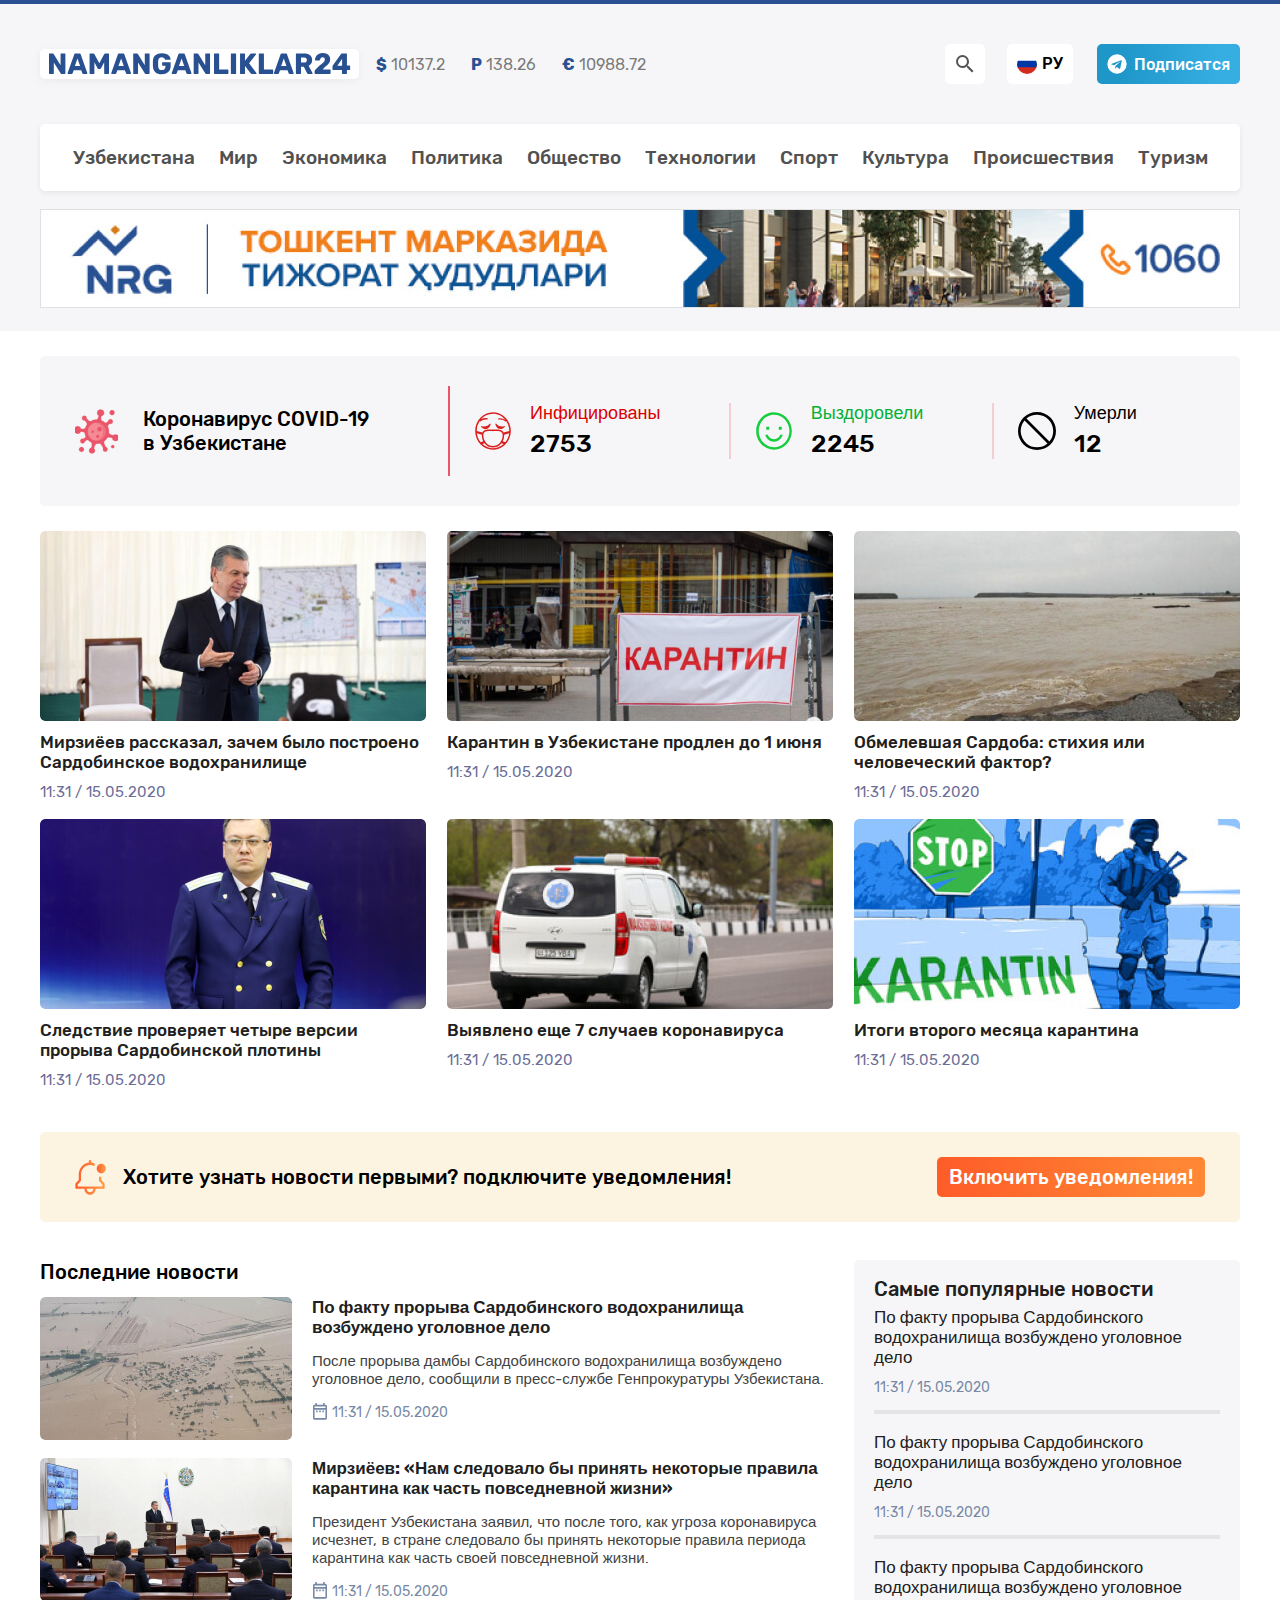
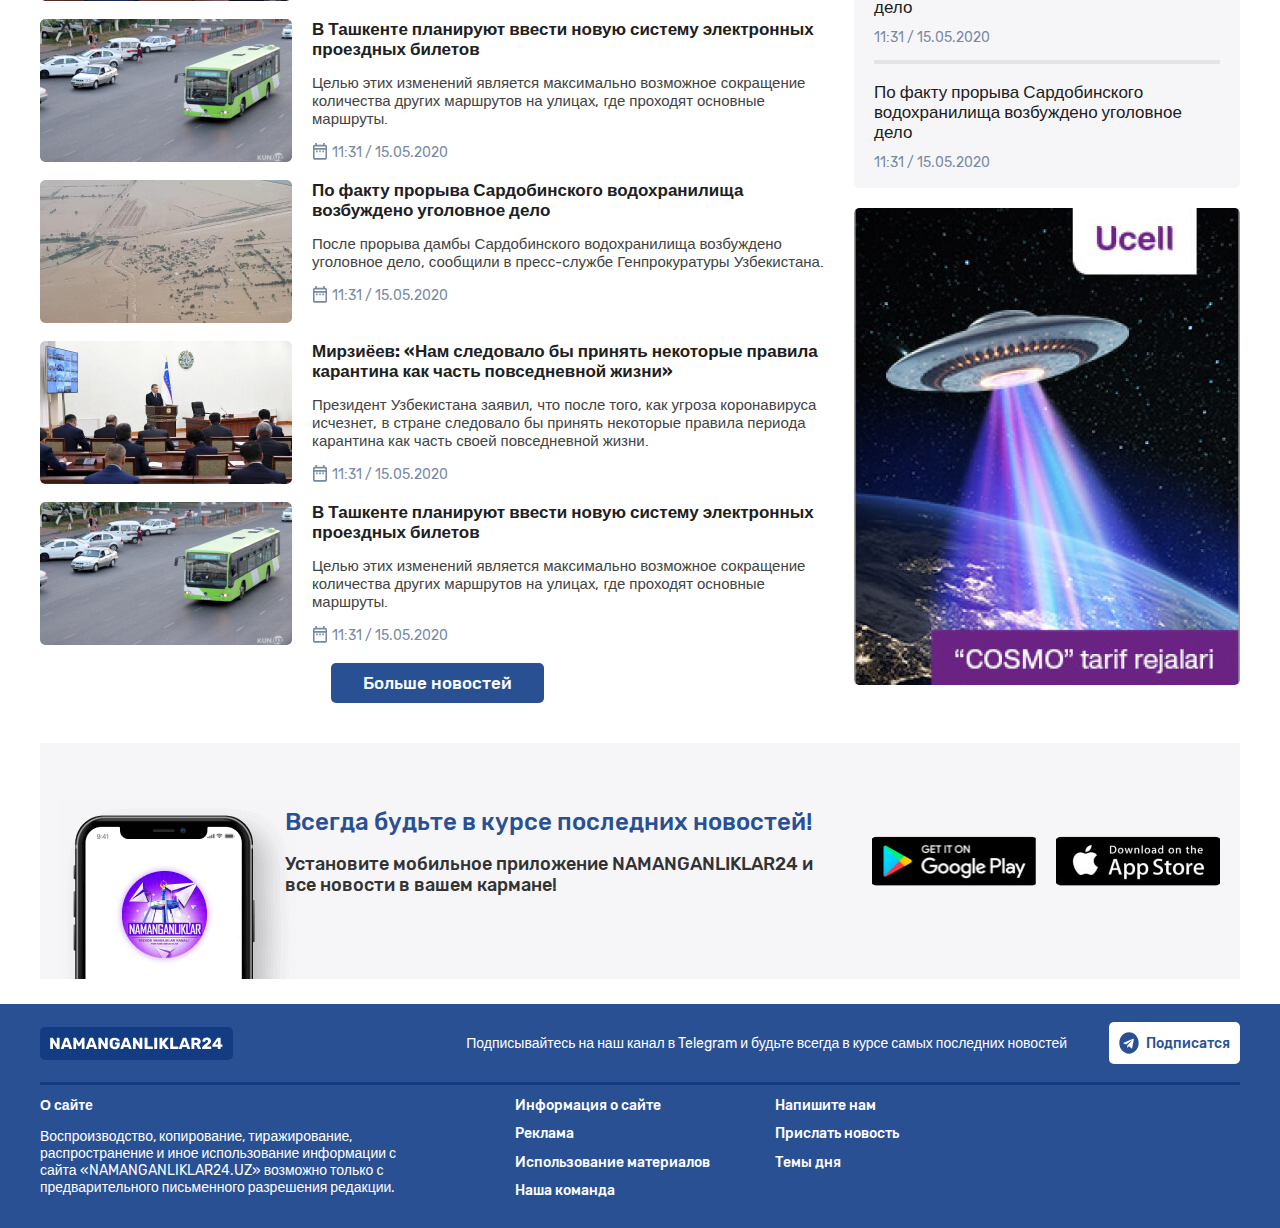
<file: index.html>
<!DOCTYPE html>
<html class="page" lang="ru">
<head>
  <meta charset="UTF-8">
  <meta name="viewport" content="width=device-width, initial-scale=1.0">
  <title>Namanganliklar24</title>
  <link rel="stylesheet" href="css/normalize.css">
  <link rel="stylesheet" href="css/styles.css">
</head>
<body class="page__body">

  <!-- SITE-HEADER -->
  <header class="site-header">
    <div class="container">
      <!-- Site-header top -->
      <div class="site-header__top">
        <a class="site-header__logo logo" href="index.html">
          <img class="logo__img" src="img/logo.svg" alt="Лого сайта Namanganliklar24" width="303" height="33">
        </a>
      
        <ul class="site-header__exchange-rates exchange-rates">
          <li class="exchange-rates__item">
            <b class="exchange-rates__icon">&dollar;</b> 
            <span class="exchange-rates__value">10137.2</span>
          </li>
          <li class="exchange-rates__item">
            <b class="exchange-rates__icon">P</b> 
            <span class="exchange-rates__value">138.26</span>
          </li>
          <li class="exchange-rates__item">
            <b class="exchange-rates__icon">&euro;</b> 
            <span class="exchange-rates__value">10988.72</span>
          </li>
        </ul>
      
        <div class="site-header__actions">
          <button class="site-header__search-button search-button" type="button">
            <span class="search-button__wrapper">
              <img class="search-button__img" src="img/icon-magnify.svg" alt="Иконка лупы" width="24" height="24">
            </span>
          </button>
          <button class="site-header__language-toggler language-toggler" type="button">
            <span class="language-toggler__wrapper">
              <img class="language-toggler__img" src="img/icon-russia-flag.svg" alt="Иконка флага России" width="20" height="20">
              <span class="language-toggler__text">РУ</span>
            </span>
          </button>
          <a class="site-header__telegram-sub telegram-sub telegram-sub--dark" href="https://tme.to/manutdone" target="_blank">
            <img class="telegram-sub__img" src="img/icon-telegram.svg" alt="Лого мессенжера Телеграм" width="20" height="20">
            <span class="telegram-sub__text">Подписатся</span>
          </a>
        </div><!-- site-header__actions -->

        <button class="site-header__toggler" type="button">Меню</button>
      </div><!-- site-header__top -->

      <!-- SITENAV -->
      <nav class="sitenav">
        <ul class="sitenav__list">
          <li class="sitenav__item">
            <a class="sitenav__link" href="list.html">Узбекистана</a>
          </li>
          <li class="sitenav__item">
            <a class="sitenav__link" href="list.html">Мир</a>
          </li>
          <li class="sitenav__item">
            <a class="sitenav__link" href="list.html">Экономика</a>
          </li>
          <li class="sitenav__item">
            <a class="sitenav__link" href="list.html">Политика</a>
          </li>
          <li class="sitenav__item">
            <a class="sitenav__link" href="list.html">Общество</a>
          </li>
          <li class="sitenav__item">
            <a class="sitenav__link" href="list.html">Технологии</a>
          </li>
          <li class="sitenav__item">
            <a class="sitenav__link" href="list.html">Спорт</a>
          </li>
          <li class="sitenav__item">
            <a class="sitenav__link" href="list.html">Культура</a>
          </li>
          <li class="sitenav__item">
            <a class="sitenav__link" href="list.html">Происшествия</a>
          </li>
          <li class="sitenav__item">
            <a class="sitenav__link" href="list.html">Туризм</a>
          </li>
        </ul>
      </nav>

      <!-- Top banner -->
      <aside class="top-banner">
        <a class="top-banner__link" href="#" target="_blank">
          <img class="top-banner__img" src="img/nrg-banner.jpg" srcset="img/nrg-banner.jpg 1x, img/nrg-banner@2x.jpg 2x" alt="NRG company banner" width="1200" height="99">
        </a>
      </aside>

    </div><!-- container -->
  </header>


  <!-- MAIN-CONTENT -->
  <main class="main-content">
    <div class="container">
      
      <!-- COVID-INFO -->
      <section class="covid-info">
        <h2 class="covid-info__heading">Коронавирус COVID-19 в Узбекистане</h2>
        <ul class="covid-info__stats-list">
          <li class="covid-info__stat covid-info__stat--infected">
            <div>
              <h3 class="covid-info__stat-title covid-info__stat-title--red">Инфицированы</h3>
              <b class="covid-info__stat-value">2753</b>
            </div>
          </li>
          <li class="covid-info__stat covid-info__stat--recovered">
            <div>
              <h3 class="covid-info__stat-title covid-info__stat-title--green">Выздоровели</h3>
              <b class="covid-info__stat-value">2245</b>
            </div>
          </li>
          <li class="covid-info__stat covid-info__stat--dead">
            <div>
              <h3 class="covid-info__stat-title">Умерли</h3>
              <b class="covid-info__stat-value">12</b>
            </div>
          </li>
        </ul>
      </section>


      <!-- NEWS GRID -->
      <section class="news-grid">
        <h2 class="visually-hidden">Важные новости</h2>
        <ul class="news-grid__list">
          <li class="news-grid__item">
            <div class="news-grid__img-wrapper">
              <img class="news-grid__img" width="386" height="190" src="img/prezident-uz.jpg" srcset="img/prezident-uz.jpg 1x, img/prezident-uz@2x.jpg 2x" alt="Президент Узбекистана">
            </div>
            <h3 class="news-grid__heading">
              <a class="news-grid__link" href="article.html">Мирзиёев рассказал, зачем было построено Сардобинское водохранилище</a>
            </h3>
            <time class="news-grid__date" datetime="2020-05-15 11:31">11:31 / 15.05.2020</time>
          </li>
          <li class="news-grid__item">
            <div class="news-grid__img-wrapper">
              <img class="news-grid__img" width="386" height="190" src="img/karantin.jpg" srcset="img/karantin.jpg 1x, img/karantin@2x.jpg 2x" alt="Карантин">
            </div>
            <h3 class="news-grid__heading">
              <a class="news-grid__link" href="article.html">Карантин в Узбекистане продлен до 1 июня</a>
            </h3>
            <time class="news-grid__date" datetime="2020-05-15 11:31">11:31 / 15.05.2020</time>
          </li>
          <li class="news-grid__item">
            <div class="news-grid__img-wrapper">
              <img class="news-grid__img" width="386" height="190" src="img/sardoba.jpg" srcset="img/sardoba.jpg 1x, img/sardoba@2x.jpg 2x" alt="Карантин">
            </div>
            <h3 class="news-grid__heading">
              <a class="news-grid__link" href="article.html">Обмелевшая Сардоба: стихия или человеческий фактор?</a>
            </h3>
            <time class="news-grid__date" datetime="2020-05-15 11:31">11:31 / 15.05.2020</time>
          </li>
          <li class="news-grid__item">
            <div class="news-grid__img-wrapper">
              <img class="news-grid__img" width="386" height="190" src="img/sardoba-prokuror.jpg" srcset="img/sardoba-prokuror.jpg 1x, img/sardoba-prokuror@2x.jpg 2x" alt="Карантин">
            </div>
            <h3 class="news-grid__heading">
              <a class="news-grid__link" href="article.html">Следствие проверяет четыре версии прорыва Сардобинской плотины</a>
            </h3>
            <time class="news-grid__date" datetime="2020-05-15 11:31">11:31 / 15.05.2020</time>
          </li>
          <li class="news-grid__item">
            <div class="news-grid__img-wrapper">
              <img class="news-grid__img" width="386" height="190" src="img/ambulance.jpg" srcset="img/ambulance.jpg 1x, img/ambulance@2x.jpg 2x" alt="Карантин">
            </div>
            <h3 class="news-grid__heading">
              <a class="news-grid__link" href="article.html">Выявлено еще 7 случаев коронавируса</a>
            </h3>
            <time class="news-grid__date" datetime="2020-05-15 11:31">11:31 / 15.05.2020</time>
          </li>
          <li class="news-grid__item">
            <div class="news-grid__img-wrapper">
              <img class="news-grid__img" width="386" height="190" src="img/karantin-soldier.jpg" srcset="img/karantin-soldier.jpg 1x, img/karantin-soldier@2x.jpg 2x" alt="Карантин">
            </div>
            <h3 class="news-grid__heading">
              <a class="news-grid__link" href="article.html">Итоги второго месяца карантина</a>
            </h3>
            <time class="news-grid__date" datetime="2020-05-15 11:31">11:31 / 15.05.2020</time>
          </li>
        </ul>
      </section>


      <!-- NOTIFICATIONS -->
      <section class="notifications">
        <h2 class="notifications__heading">Хотите узнать новости первыми? подключите уведомления!</h2>
        <button class="notifications__button" type="button">Включить уведомления!</button>
      </section>


      <!-- LATEST-POPULAR-NEWS -->
      <div class="latest-popular-news">
        <!-- NEWS-LIST -->
        <section class="news-list">
          <h2 class="news-list__heading">Последние новости</h2>
          <ul class="news-list__list">
            <li class="news-list__item">
              <div class="news-list__img-wrapper">
                <img class="news-list__img" src="img/sardoba-list.jpg" srcset="img/sardoba-list.jpg 1x, img/sardoba-list@2x.jpg 2x" alt="По факту прорыва Сардобинского водохранилища возбуждено уголовное дело" width="252" height="143">
              </div>
              <div class="news-list__body">
                <h3 class="news-list__title">
                  <a class="news-list__link" href="article.html">По факту прорыва Сардобинского водохранилища возбуждено уголовное дело</a>
                </h3>
                <p class="news-list__text">После прорыва дамбы Сардобинского водохранилища возбуждено уголовное дело, сообщили в пресс-службе Генпрокуратуры Узбекистана.</p>
                <div class="news-list__date-wrapper">
                  <img class="news-list__date-icon" src="img/icon-date.svg" alt="Иконка календаря" width="18" height="20">
                  <time class="news-list__date" datetime="2020-05-15 11:31">11:31 / 15.05.2020</time>
                </div>
              </div>
            </li>
            <li class="news-list__item">
              <div class="news-list__img-wrapper">
                <img class="news-list__img" src="img/karantin-rules.jpg" srcset="img/karantin-rules.jpg 1x, img/karantin-rules@2x.jpg 2x" alt="Мирзиёев: «Нам следовало бы принять некоторые правила карантина как часть повседневной жизни»" width="252" height="143">
              </div>
              <div class="news-list__body">
                <h3 class="news-list__title">
                  <a class="news-list__link" href="article.html">Мирзиёев: «Нам следовало бы принять некоторые правила карантина как часть повседневной жизни»</a>
                </h3>
                <p class="news-list__text">Президент Узбекистана заявил, что после того, как угроза коронавируса исчезнет, в стране следовало бы принять некоторые правила периода карантина как часть своей повседневной жизни.</p>
                <div class="news-list__date-wrapper">
                  <img class="news-list__date-icon" src="img/icon-date.svg" alt="Иконка календаря" width="18" height="20">
                  <time class="news-list__date" datetime="2020-05-15 11:31">11:31 / 15.05.2020</time>
                </div>
              </div>
            </li>
            <li class="news-list__item">
              <div class="news-list__img-wrapper">
                <img class="news-list__img" src="img/e-ticket.jpg" srcset="img/e-ticket.jpg 1x, img/e-ticket@2x.jpg 2x" alt="В Ташкенте планируют ввести новую систему электронных проездных билетов" width="252" height="143">
              </div>
              <div class="news-list__body">
                <h3 class="news-list__title">
                  <a class="news-list__link" href="article.html">В Ташкенте планируют ввести новую систему электронных проездных билетов</a>
                </h3>
                <p class="news-list__text">Целью этих изменений является максимально возможное сокращение количества других маршрутов на улицах, где проходят основные маршруты.</p>
                <div class="news-list__date-wrapper">
                  <img class="news-list__date-icon" src="img/icon-date.svg" alt="Иконка календаря" width="18" height="20">
                  <time class="news-list__date" datetime="2020-05-15 11:31">11:31 / 15.05.2020</time>
                </div>
              </div>
            </li>
            <li class="news-list__item">
              <div class="news-list__img-wrapper">
                <img class="news-list__img" src="img/sardoba-list.jpg" srcset="img/sardoba-list.jpg 1x, img/sardoba-list@2x.jpg 2x" alt="По факту прорыва Сардобинского водохранилища возбуждено уголовное дело" width="252" height="143">
              </div>
              <div class="news-list__body">
                <h3 class="news-list__title">
                  <a class="news-list__link" href="article.html">По факту прорыва Сардобинского водохранилища возбуждено уголовное дело</a>
                </h3>
                <p class="news-list__text">После прорыва дамбы Сардобинского водохранилища возбуждено уголовное дело, сообщили в пресс-службе Генпрокуратуры Узбекистана.</p>
                <div class="news-list__date-wrapper">
                  <img class="news-list__date-icon" src="img/icon-date.svg" alt="Иконка календаря" width="18" height="20">
                  <time class="news-list__date" datetime="2020-05-15 11:31">11:31 / 15.05.2020</time>
                </div>
              </div>
            </li>
            <li class="news-list__item">
              <div class="news-list__img-wrapper">
                <img class="news-list__img" src="img/karantin-rules.jpg" srcset="img/karantin-rules.jpg 1x, img/karantin-rules@2x.jpg 2x" alt="Мирзиёев: «Нам следовало бы принять некоторые правила карантина как часть повседневной жизни»" width="252" height="143">
              </div>
              <div class="news-list__body">
                <h3 class="news-list__title">
                  <a class="news-list__link" href="article.html">Мирзиёев: «Нам следовало бы принять некоторые правила карантина как часть повседневной жизни»</a>
                </h3>
                <p class="news-list__text">Президент Узбекистана заявил, что после того, как угроза коронавируса исчезнет, в стране следовало бы принять некоторые правила периода карантина как часть своей повседневной жизни.</p>
                <div class="news-list__date-wrapper">
                  <img class="news-list__date-icon" src="img/icon-date.svg" alt="Иконка календаря" width="18" height="20">
                  <time class="news-list__date" datetime="2020-05-15 11:31">11:31 / 15.05.2020</time>
                </div>
              </div>
            </li>
            <li class="news-list__item">
              <div class="news-list__img-wrapper">
                <img class="news-list__img" src="img/e-ticket.jpg" srcset="img/e-ticket.jpg 1x, img/e-ticket@2x.jpg 2x" alt="В Ташкенте планируют ввести новую систему электронных проездных билетов" width="252" height="143">
              </div>
              <div class="news-list__body">
                <h3 class="news-list__title">
                  <a class="news-list__link" href="article.html">В Ташкенте планируют ввести новую систему электронных проездных билетов</a>
                </h3>
                <p class="news-list__text">Целью этих изменений является максимально возможное сокращение количества других маршрутов на улицах, где проходят основные маршруты.</p>
                <div class="news-list__date-wrapper">
                  <img class="news-list__date-icon" src="img/icon-date.svg" alt="Иконка календаря" width="18" height="20">
                  <time class="news-list__date" datetime="2020-05-15 11:31">11:31 / 15.05.2020</time>
                </div>
              </div>
            </li>
          </ul>
          <div class="news-list__more-wrapper">
            <button class="button" type="button">Больше новостей</button>
          </div>
        </section>

        <div class="popular-news-banner">
          <!-- POPULAR-NEWS -->
          <section class="popular-news">
            <h2 class="popular-news__heading">Cамые популярные новости</h2>
            <ul class="popular-news__list">
              <li class="popular-news__item">
                <h3 class="popular-news__title">
                  <a class="popular-news__link" href="article.html">По факту прорыва Сардобинского водохранилища 
                    возбуждено уголовное дело</a>
                </h3>
                <time class="popular-news__date" datetime="2020-05-15 11:31">11:31 / 15.05.2020</time>
              </li>
              <li class="popular-news__item">
                <h3 class="popular-news__title">
                  <a class="popular-news__link" href="article.html">По факту прорыва Сардобинского водохранилища 
                    возбуждено уголовное дело</a>
                </h3>
                <time class="popular-news__date" datetime="2020-05-15 11:31">11:31 / 15.05.2020</time>
              </li>
              <li class="popular-news__item">
                <h3 class="popular-news__title">
                  <a class="popular-news__link" href="article.html">По факту прорыва Сардобинского водохранилища 
                    возбуждено уголовное дело</a>
                </h3>
                <time class="popular-news__date" datetime="2020-05-15 11:31">11:31 / 15.05.2020</time>
              </li>
              <li class="popular-news__item">
                <h3 class="popular-news__title">
                  <a class="popular-news__link" href="article.html">По факту прорыва Сардобинского водохранилища 
                    возбуждено уголовное дело</a>
                </h3>
                <time class="popular-news__date" datetime="2020-05-15 11:31">11:31 / 15.05.2020</time>
              </li>
            </ul>
          </section>

          <!-- SIDEBAR BANNER -->
          <aside class="sidebar-banner">
            <a class="sidebar-banner__link" href="https://tme.to/manutdone" target="_blank">
              <img class="sidebar-banner__img" src="img/ucell-banner.jpg" srcset="img/ucell-banner.jpg 1x, img/ucell-banner@2x.jpg 2x" alt="UCell banner">
            </a>
          </aside>
        </div>
      </div><!-- latest-popular-news -->


      <!-- SITE-APP -->
      <section class="site-app">
        <div class="site-app__body">
          <h2 class="site-app__heading">Всегда будьте в курсе последних новостей!</h2>
          <p class="site-app__text">Установите мобильное приложение NAMANGANLIKLAR24 и все новости в вашем кармане!</p>
        </div>
        <a class="site-app__link" href="https://tme.to/manutdone" target="_blank">
          <img class="site-app__img" src="img/googleplay.jpg" srcset="img/googleplay.jpg 1x, img/googleplay@2x.jpg 2x" alt="link to store" width="164" height="50">
        </a>
        <a class="site-app__link" href="https://tme.to/manutdone" target="_blank">
          <img class="site-app__img" src="img/appstore.jpg" srcset="img/appstore.jpg 1x, img/appstore@2x.jpg 2x" alt="link to store" width="164" height="50">
        </a>
      </section>

    </div>
  </main>


  <!-- SITE-FOOTER -->
  <footer class="site-footer">
    <div class="container">
      <div class="site-footer__top">
        <a class="site-footer__logo" href="#">
          <img class="site-footer_logo-img" src="img/logo-white.svg" alt="Namanganliklar24 logo white" width="173" height="21">
        </a>
        <p class="site-footer__sub-text">Подписывайтесь на наш канал в Telegram и будьте всегда в курсе самых последних новостей</p>
        <a class="site-footer__telegram-sub telegram-sub telegram-sub--white" href="https://tme.to/manutdone" target="_blank">
          <img class="telegram-sub__img" src="img/icon-telegram-blue.svg" alt="Лого мессенжера Телеграм" width="20" height="22">
          <span class="telegram-sub__text">Подписатся</span>
        </a>
      </div>

      <hr class="site-footer__divider">

      <div class="site-footer__bottom">
        <section class="site-footer__about">
          <h2 class="site-footer__heading">О сайте</h2>
          <p class="site-footer__text">Воспроизводство, копирование, тиражирование, распространение и иное использование информации с сайта «NAMANGANLIKLAR24.UZ» возможно только с предварительного письменного разрешения редакции.</p>
        </section>

        <ul class="site-footer__nav">
          <li class="site-footer__nav-item">
            <a class="site-footer__nav-link" href="#">Информация о сайте</a>
          </li>
          <li class="site-footer__nav-item">
            <a class="site-footer__nav-link" href="contact.html">Напишите нам</a>
          </li>
          <li class="site-footer__nav-item">
            <a class="site-footer__nav-link" href="#">Реклама</a>
          </li>
          <li class="site-footer__nav-item">
            <a class="site-footer__nav-link" href="#">Прислать новость</a>
          </li>
          <li class="site-footer__nav-item">
            <a class="site-footer__nav-link" href="#">Использование материалов</a>
          </li>
          <li class="site-footer__nav-item">
            <a class="site-footer__nav-link" href="#">Темы дня</a>
          </li>
          <li class="site-footer__nav-item">
            <a class="site-footer__nav-link" href="#">Наша команда</a>
          </li>
        </ul>
      </div>
    </div>
  </footer>

  <script src="js/main.js"></script>
</body>
</html>
</file>
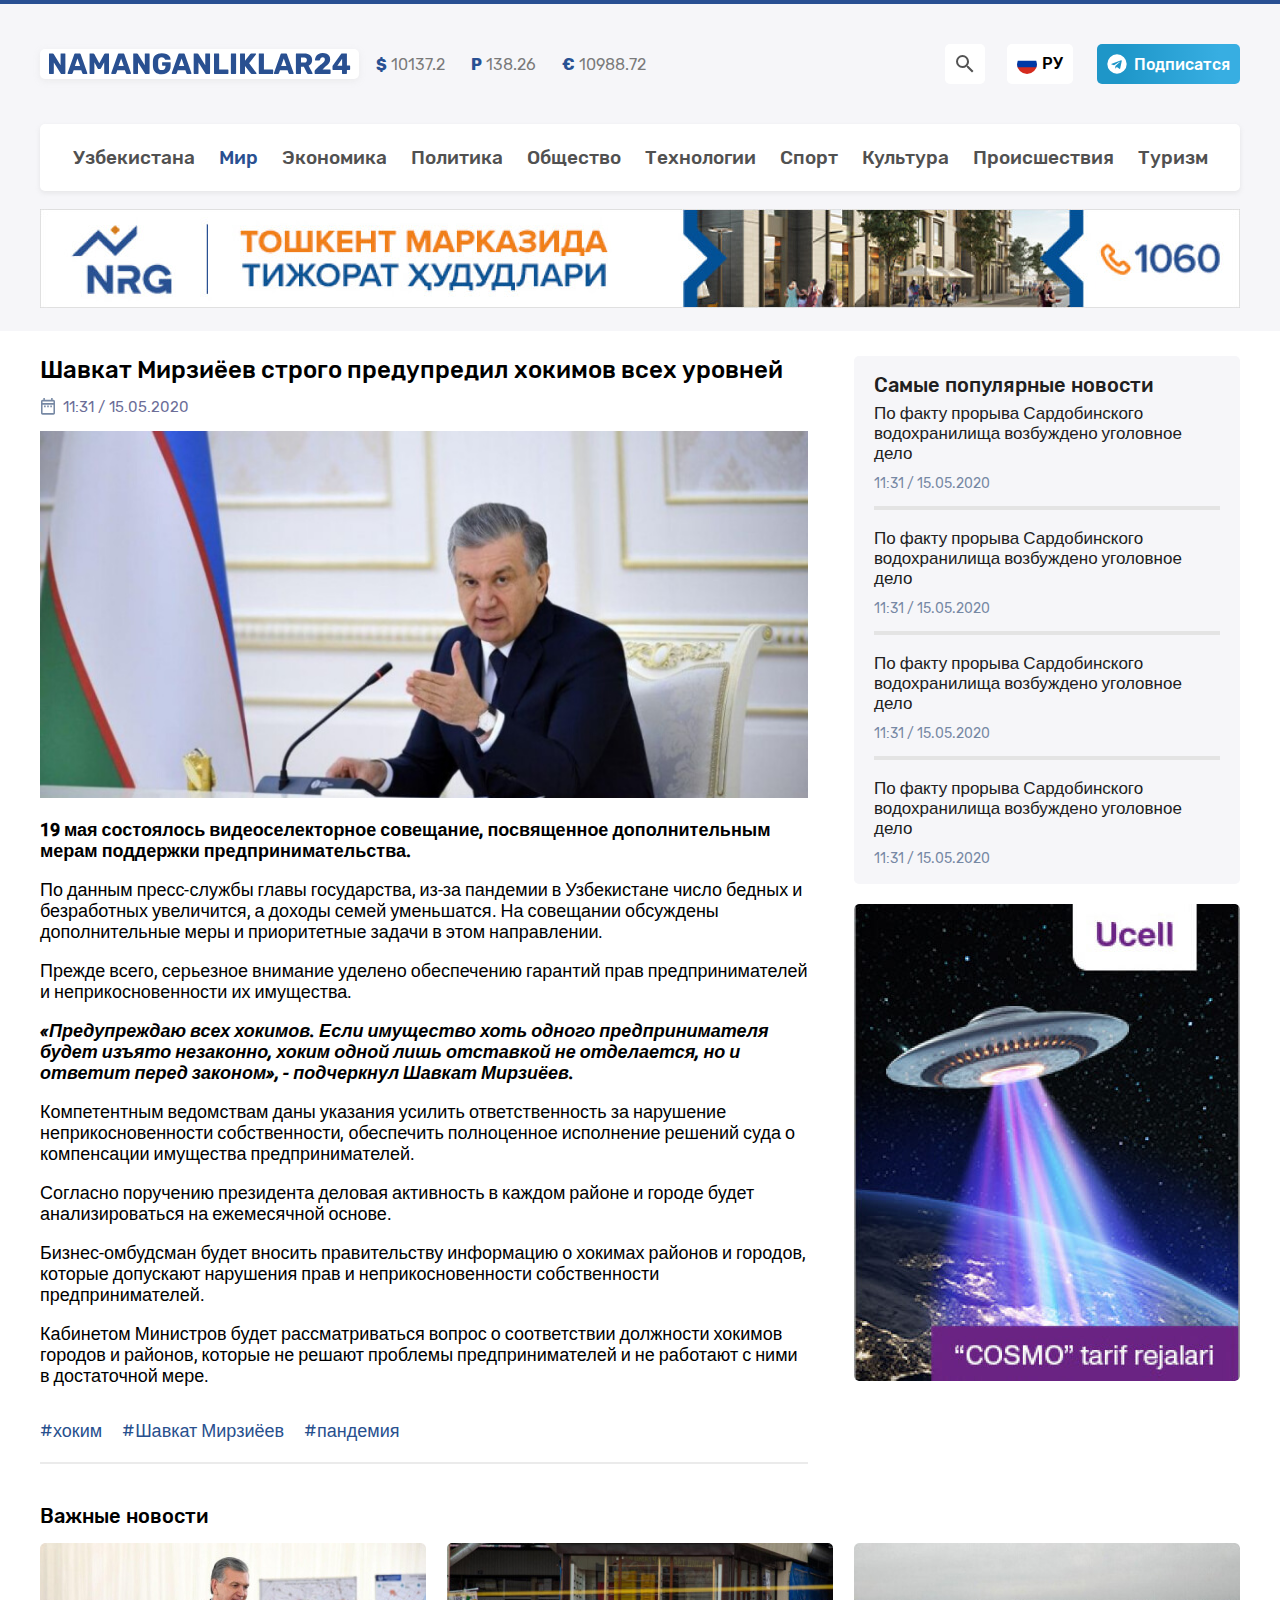
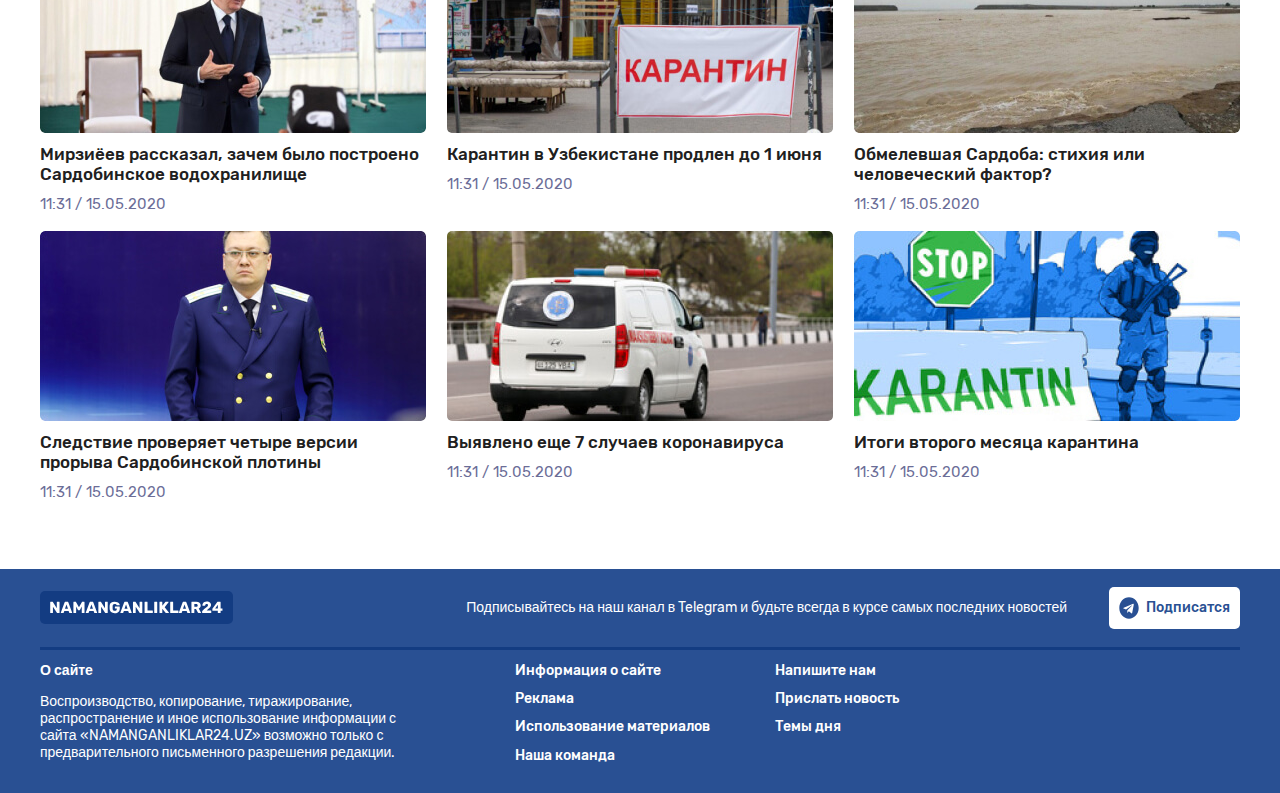
<file: article.html>
<!DOCTYPE html>
<html class="page" lang="ru">
<head>
  <meta charset="UTF-8">
  <meta name="viewport" content="width=device-width, initial-scale=1.0">
  <title>Шавкат Мирзиёев строго предупредил хокимов всех уровней Namanganliklar24 - новости</title>
  <link rel="stylesheet" href="css/normalize.css">
  <link rel="stylesheet" href="css/styles.css">
</head>
<body class="page__body">

  <!-- SITE-HEADER -->
  <header class="site-header">
    <div class="container">
      <!-- Site-header top -->
      <div class="site-header__top">
        <a class="site-header__logo logo" href="index.html">
          <img class="logo__img" src="img/logo.svg" alt="Лого сайта Namanganliklar24" width="303" height="33">
        </a>
      
        <ul class="site-header__exchange-rates exchange-rates">
          <li class="exchange-rates__item">
            <b class="exchange-rates__icon">&dollar;</b> 
            <span class="exchange-rates__value">10137.2</span>
          </li>
          <li class="exchange-rates__item">
            <b class="exchange-rates__icon">P</b> 
            <span class="exchange-rates__value">138.26</span>
          </li>
          <li class="exchange-rates__item">
            <b class="exchange-rates__icon">&euro;</b> 
            <span class="exchange-rates__value">10988.72</span>
          </li>
        </ul>
      
        <div class="site-header__actions">
          <button class="site-header__search-button search-button" type="button">
            <span class="search-button__wrapper">
              <img class="search-button__img" src="img/icon-magnify.svg" alt="Иконка лупы" width="24" height="24">
            </span>
          </button>
          <button class="site-header__language-toggler language-toggler" type="button">
            <span class="language-toggler__wrapper">
              <img class="language-toggler__img" src="img/icon-russia-flag.svg" alt="Иконка флага России" width="20" height="20">
              <span class="language-toggler__text">РУ</span>
            </span>
          </button>
          <a class="site-header__telegram-sub telegram-sub telegram-sub--dark" href="https://tme.to/manutdone" target="_blank">
            <img class="telegram-sub__img" src="img/icon-telegram.svg" alt="Лого мессенжера Телеграм" width="20" height="20">
            <span class="telegram-sub__text">Подписатся</span>
          </a>
        </div><!-- site-header__actions -->

        <button class="site-header__toggler" type="button">Меню</button>
      </div><!-- site-header__top -->

      <!-- SITENAV -->
      <nav class="sitenav">
        <ul class="sitenav__list">
          <li class="sitenav__item">
            <a class="sitenav__link" href="list.html">Узбекистана</a>
          </li>
          <li class="sitenav__item sitenav__item--active">
            <a class="sitenav__link" href="list.html">Мир</a>
          </li>
          <li class="sitenav__item">
            <a class="sitenav__link" href="list.html">Экономика</a>
          </li>
          <li class="sitenav__item">
            <a class="sitenav__link" href="list.html">Политика</a>
          </li>
          <li class="sitenav__item">
            <a class="sitenav__link" href="list.html">Общество</a>
          </li>
          <li class="sitenav__item">
            <a class="sitenav__link" href="list.html">Технологии</a>
          </li>
          <li class="sitenav__item">
            <a class="sitenav__link" href="list.html">Спорт</a>
          </li>
          <li class="sitenav__item">
            <a class="sitenav__link" href="list.html">Культура</a>
          </li>
          <li class="sitenav__item">
            <a class="sitenav__link" href="list.html">Происшествия</a>
          </li>
          <li class="sitenav__item">
            <a class="sitenav__link" href="list.html">Туризм</a>
          </li>
        </ul>
      </nav>

      <!-- Top banner -->
      <aside class="top-banner">
        <a class="top-banner__link" href="#" target="_blank">
          <img class="top-banner__img" src="img/nrg-banner.jpg" srcset="img/nrg-banner.jpg 1x, img/nrg-banner@2x.jpg 2x" alt="NRG company banner" width="1200" height="99">
        </a>
      </aside>

    </div><!-- container -->
  </header>


  <!-- MAIN-CONTENT -->
  <main class="main-content">
    <div class="container">

      <!-- LATEST-POPULAR-NEWS -->
      <div class="latest-popular-news">
        <!-- ARTICLE -->
        <article class="article">
          <h1 class="article__title">Шавкат Мирзиёев строго предупредил хокимов всех уровней</h1>
          <div class="article__date-wrapper">
            <img class="article__date-icon" src="img/icon-date.svg" alt="Иконка календаря" width="18" height="20">
            <time class="article__date" datetime="2020-05-15 11:31">11:31 / 15.05.2020</time>
          </div>
          <img class="article__img" src="img/prezident-article.jpg" srcset="img/prezident-article.jpg 1x, img/prezident-article@2x.jpg 2x" alt="prezident gapiryapti">
          <div class="article__body">
            <p><b>19 мая состоялось видеоселекторное совещание, посвященное дополнительным мерам поддержки предпринимательства.</b></p>
            <p>По данным пресс-службы главы государства, из-за пандемии в Узбекистане число бедных и безработных увеличится, а доходы семей уменьшатся. На совещании обсуждены дополнительные меры и приоритетные задачи в этом направлении.</p>
            <p>Прежде всего, серьезное внимание уделено обеспечению гарантий прав предпринимателей и неприкосновенности их имущества.</p>
            <p><b><i>«Предупреждаю всех хокимов. Если имущество хоть одного предпринимателя будет изъято незаконно, хоким одной лишь отставкой не отделается, но и ответит перед законом», - подчеркнул Шавкат Мирзиёев.</i></b></p>
            <p>Компетентным ведомствам даны указания усилить ответственность за нарушение неприкосновенности собственности, обеспечить полноценное исполнение решений суда о компенсации имущества предпринимателей.</p>
            <p>Согласно поручению президента деловая активность в каждом районе и городе будет анализироваться на ежемесячной основе.</p>
            <p>Бизнес-омбудсман будет вносить правительству информацию о хокимах районов и городов, которые допускают нарушения прав и неприкосновенности собственности предпринимателей.</p>
            <p>Кабинетом Министров будет рассматриваться вопрос о соответствии должности хокимов городов и районов, которые не решают проблемы предпринимателей и не работают с ними в достаточной мере.</p>
          </div>
          <ul class="article__tags">
            <li class="article__tags-item"><a class="article__tags-link" href="https://tme.to/manutdone">#хоким</a></li>
            <li class="article__tags-item"><a class="article__tags-link" href="https://tme.to/manutdone">#Шавкат Мирзиёев</a></li>
            <li class="article__tags-item"><a class="article__tags-link" href="https://tme.to/manutdone">#пандемия</a></li>
          </ul>
        </article>

        <div class="popular-news-banner">
          <!-- POPULAR-NEWS -->
          <section class="popular-news">
            <h2 class="popular-news__heading">Cамые популярные новости</h2>
            <ul class="popular-news__list">
              <li class="popular-news__item">
                <h3 class="popular-news__title">
                  <a class="popular-news__link" href="article.html">По факту прорыва Сардобинского водохранилища 
                    возбуждено уголовное дело</a>
                </h3>
                <time class="popular-news__date" datetime="2020-05-15 11:31">11:31 / 15.05.2020</time>
              </li>
              <li class="popular-news__item">
                <h3 class="popular-news__title">
                  <a class="popular-news__link" href="article.html">По факту прорыва Сардобинского водохранилища 
                    возбуждено уголовное дело</a>
                </h3>
                <time class="popular-news__date" datetime="2020-05-15 11:31">11:31 / 15.05.2020</time>
              </li>
              <li class="popular-news__item">
                <h3 class="popular-news__title">
                  <a class="popular-news__link" href="article.html">По факту прорыва Сардобинского водохранилища 
                    возбуждено уголовное дело</a>
                </h3>
                <time class="popular-news__date" datetime="2020-05-15 11:31">11:31 / 15.05.2020</time>
              </li>
              <li class="popular-news__item">
                <h3 class="popular-news__title">
                  <a class="popular-news__link" href="article.html">По факту прорыва Сардобинского водохранилища 
                    возбуждено уголовное дело</a>
                </h3>
                <time class="popular-news__date" datetime="2020-05-15 11:31">11:31 / 15.05.2020</time>
              </li>
            </ul>
          </section>

          <!-- SIDEBAR BANNER -->
          <aside class="sidebar-banner">
            <a class="sidebar-banner__link" href="https://tme.to/manutdone" target="_blank">
              <img class="sidebar-banner__img" src="img/ucell-banner.jpg" srcset="img/ucell-banner.jpg 1x, img/ucell-banner@2x.jpg 2x" alt="UCell banner">
            </a>
          </aside>
        </div>
      </div><!-- latest-popular-news -->


      <!-- NEWS GRID -->
      <section class="news-grid">
        <h2 class="news-grid__title">Важные новости</h2>
        <ul class="news-grid__list">
          <li class="news-grid__item">
            <div class="news-grid__img-wrapper">
              <img class="news-grid__img" width="386" height="190" src="img/prezident-uz.jpg" srcset="img/prezident-uz.jpg 1x, img/prezident-uz@2x.jpg 2x" alt="Президент Узбекистана">
            </div>
            <h3 class="news-grid__heading">
              <a class="news-grid__link" href="article.html">Мирзиёев рассказал, зачем было построено Сардобинское водохранилище</a>
            </h3>
            <time class="news-grid__date" datetime="2020-05-15 11:31">11:31 / 15.05.2020</time>
          </li>
          <li class="news-grid__item">
            <div class="news-grid__img-wrapper">
              <img class="news-grid__img" width="386" height="190" src="img/karantin.jpg" srcset="img/karantin.jpg 1x, img/karantin@2x.jpg 2x" alt="Карантин">
            </div>
            <h3 class="news-grid__heading">
              <a class="news-grid__link" href="article.html">Карантин в Узбекистане продлен до 1 июня</a>
            </h3>
            <time class="news-grid__date" datetime="2020-05-15 11:31">11:31 / 15.05.2020</time>
          </li>
          <li class="news-grid__item">
            <div class="news-grid__img-wrapper">
              <img class="news-grid__img" width="386" height="190" src="img/sardoba.jpg" srcset="img/sardoba.jpg 1x, img/sardoba@2x.jpg 2x" alt="Карантин">
            </div>
            <h3 class="news-grid__heading">
              <a class="news-grid__link" href="article.html">Обмелевшая Сардоба: стихия или человеческий фактор?</a>
            </h3>
            <time class="news-grid__date" datetime="2020-05-15 11:31">11:31 / 15.05.2020</time>
          </li>
          <li class="news-grid__item">
            <div class="news-grid__img-wrapper">
              <img class="news-grid__img" width="386" height="190" src="img/sardoba-prokuror.jpg" srcset="img/sardoba-prokuror.jpg 1x, img/sardoba-prokuror@2x.jpg 2x" alt="Карантин">
            </div>
            <h3 class="news-grid__heading">
              <a class="news-grid__link" href="article.html">Следствие проверяет четыре версии прорыва Сардобинской плотины</a>
            </h3>
            <time class="news-grid__date" datetime="2020-05-15 11:31">11:31 / 15.05.2020</time>
          </li>
          <li class="news-grid__item">
            <div class="news-grid__img-wrapper">
              <img class="news-grid__img" width="386" height="190" src="img/ambulance.jpg" srcset="img/ambulance.jpg 1x, img/ambulance@2x.jpg 2x" alt="Карантин">
            </div>
            <h3 class="news-grid__heading">
              <a class="news-grid__link" href="article.html">Выявлено еще 7 случаев коронавируса</a>
            </h3>
            <time class="news-grid__date" datetime="2020-05-15 11:31">11:31 / 15.05.2020</time>
          </li>
          <li class="news-grid__item">
            <div class="news-grid__img-wrapper">
              <img class="news-grid__img" width="386" height="190" src="img/karantin-soldier.jpg" srcset="img/karantin-soldier.jpg 1x, img/karantin-soldier@2x.jpg 2x" alt="Карантин">
            </div>
            <h3 class="news-grid__heading">
              <a class="news-grid__link" href="article.html">Итоги второго месяца карантина</a>
            </h3>
            <time class="news-grid__date" datetime="2020-05-15 11:31">11:31 / 15.05.2020</time>
          </li>
        </ul>
      </section>
    </div>
  </main>


  <!-- SITE-FOOTER -->
  <footer class="site-footer">
    <div class="container">
      <div class="site-footer__top">
        <a class="site-footer__logo" href="#">
          <img class="site-footer_logo-img" src="img/logo-white.svg" alt="Namanganliklar24 logo white" width="173" height="21">
        </a>
        <p class="site-footer__sub-text">Подписывайтесь на наш канал в Telegram и будьте всегда в курсе самых последних новостей</p>
        <a class="site-footer__telegram-sub telegram-sub telegram-sub--white" href="https://tme.to/manutdone" target="_blank">
          <img class="telegram-sub__img" src="img/icon-telegram-blue.svg" alt="Лого мессенжера Телеграм" width="20" height="22">
          <span class="telegram-sub__text">Подписатся</span>
        </a>
      </div>

      <hr class="site-footer__divider">

      <div class="site-footer__bottom">
        <section class="site-footer__about">
          <h2 class="site-footer__heading">О сайте</h2>
          <p class="site-footer__text">Воспроизводство, копирование, тиражирование, распространение и иное использование информации с сайта «NAMANGANLIKLAR24.UZ» возможно только с предварительного письменного разрешения редакции.</p>
        </section>

        <ul class="site-footer__nav">
          <li class="site-footer__nav-item">
            <a class="site-footer__nav-link" href="#">Информация о сайте</a>
          </li>
          <li class="site-footer__nav-item">
            <a class="site-footer__nav-link" href="#">Напишите нам</a>
          </li>
          <li class="site-footer__nav-item">
            <a class="site-footer__nav-link" href="#">Реклама</a>
          </li>
          <li class="site-footer__nav-item">
            <a class="site-footer__nav-link" href="#">Прислать новость</a>
          </li>
          <li class="site-footer__nav-item">
            <a class="site-footer__nav-link" href="#">Использование материалов</a>
          </li>
          <li class="site-footer__nav-item">
            <a class="site-footer__nav-link" href="#">Темы дня</a>
          </li>
          <li class="site-footer__nav-item">
            <a class="site-footer__nav-link" href="#">Наша команда</a>
          </li>
        </ul>
      </div>
    </div>
  </footer>

  <script src="js/main.js"></script>
</body>
</html>
</file>
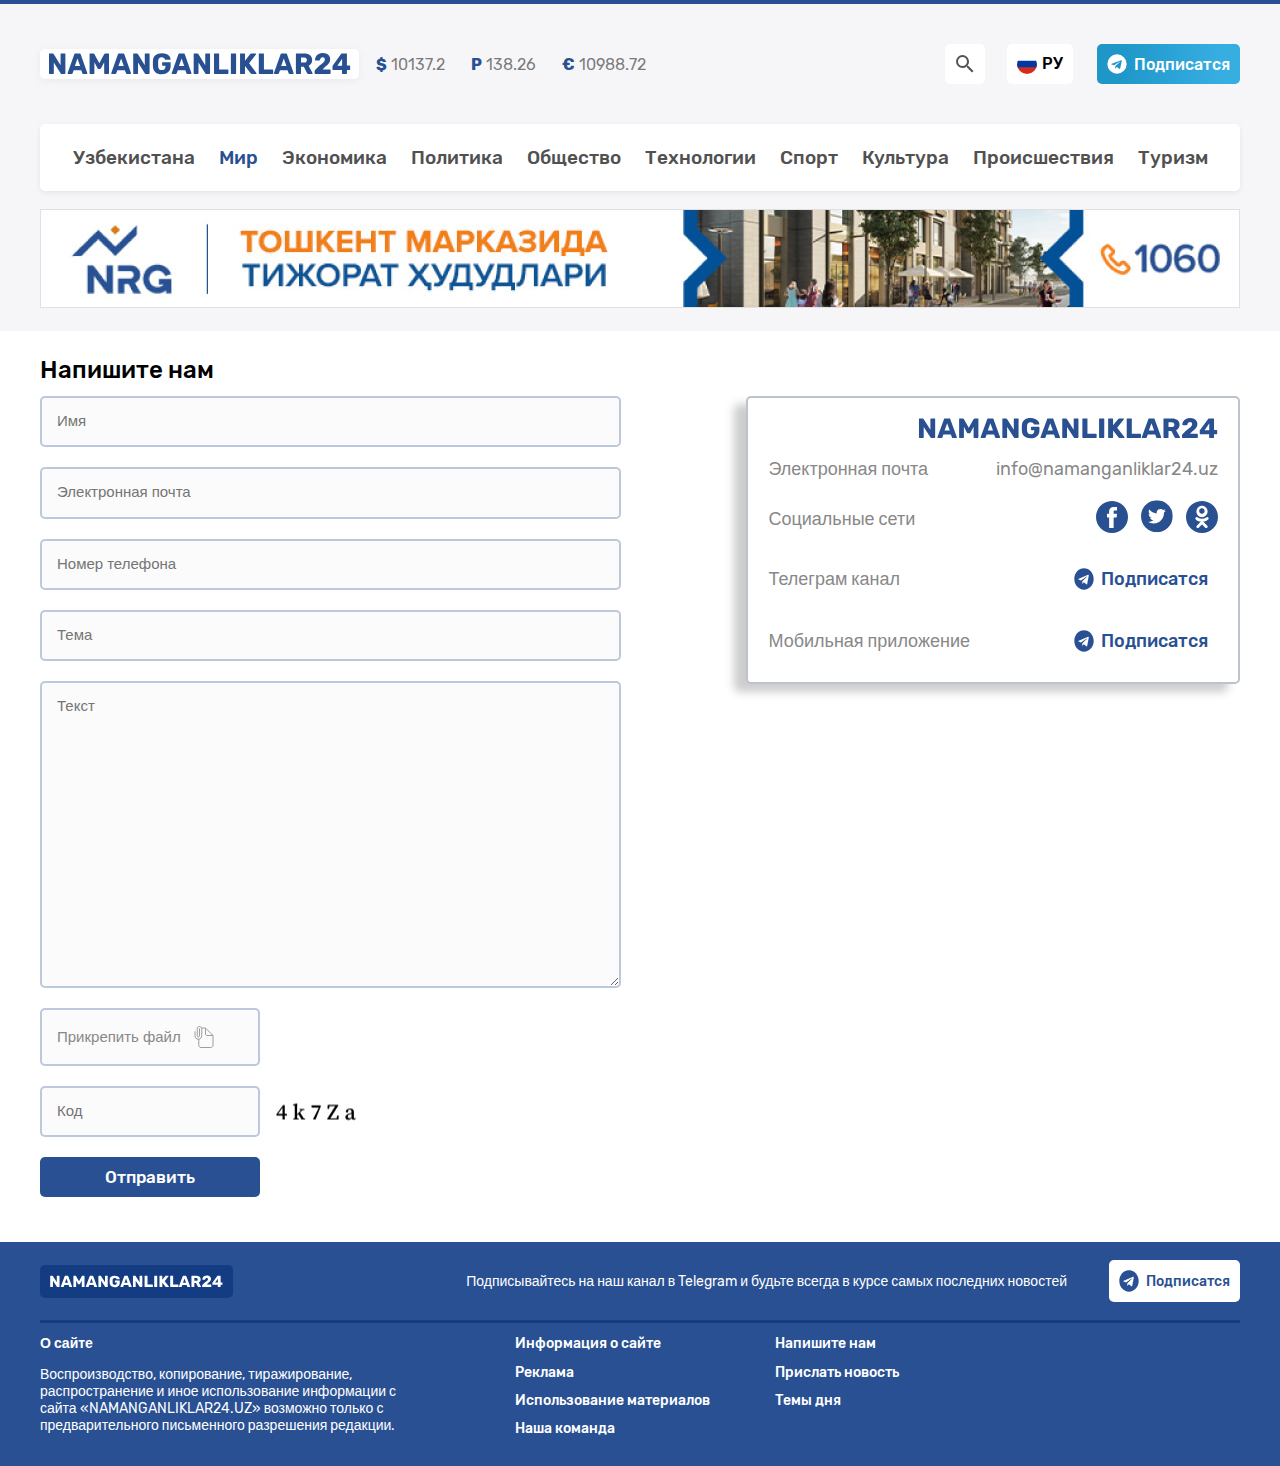
<file: contact.html>
<!DOCTYPE html>
<html class="page" lang="ru">
<head>
  <meta charset="UTF-8">
  <meta name="viewport" content="width=device-width, initial-scale=1.0">
  <title>Шавкат Мирзиёев строго предупредил хокимов всех уровней Namanganliklar24 - новости</title>
  <link rel="stylesheet" href="css/normalize.css">
  <link rel="stylesheet" href="css/styles.css">
</head>
<body class="page__body">

  <!-- SITE-HEADER -->
  <header class="site-header">
    <div class="container">
      <!-- Site-header top -->
      <div class="site-header__top">
        <a class="site-header__logo logo" href="index.html">
          <img class="logo__img" src="img/logo.svg" alt="Лого сайта Namanganliklar24" width="303" height="33">
        </a>
      
        <ul class="site-header__exchange-rates exchange-rates">
          <li class="exchange-rates__item">
            <b class="exchange-rates__icon">&dollar;</b> 
            <span class="exchange-rates__value">10137.2</span>
          </li>
          <li class="exchange-rates__item">
            <b class="exchange-rates__icon">P</b> 
            <span class="exchange-rates__value">138.26</span>
          </li>
          <li class="exchange-rates__item">
            <b class="exchange-rates__icon">&euro;</b> 
            <span class="exchange-rates__value">10988.72</span>
          </li>
        </ul>
      
        <div class="site-header__actions">
          <button class="site-header__search-button search-button" type="button">
            <span class="search-button__wrapper">
              <img class="search-button__img" src="img/icon-magnify.svg" alt="Иконка лупы" width="24" height="24">
            </span>
          </button>
          <button class="site-header__language-toggler language-toggler" type="button">
            <span class="language-toggler__wrapper">
              <img class="language-toggler__img" src="img/icon-russia-flag.svg" alt="Иконка флага России" width="20" height="20">
              <span class="language-toggler__text">РУ</span>
            </span>
          </button>
          <a class="site-header__telegram-sub telegram-sub telegram-sub--dark" href="https://tme.to/manutdone" target="_blank">
            <img class="telegram-sub__img" src="img/icon-telegram.svg" alt="Лого мессенжера Телеграм" width="20" height="20">
            <span class="telegram-sub__text">Подписатся</span>
          </a>
        </div><!-- site-header__actions -->

        <button class="site-header__toggler" type="button">Меню</button>
      </div><!-- site-header__top -->

      <!-- SITENAV -->
      <nav class="sitenav">
        <ul class="sitenav__list">
          <li class="sitenav__item">
            <a class="sitenav__link" href="list.html">Узбекистана</a>
          </li>
          <li class="sitenav__item sitenav__item--active">
            <a class="sitenav__link" href="list.html">Мир</a>
          </li>
          <li class="sitenav__item">
            <a class="sitenav__link" href="list.html">Экономика</a>
          </li>
          <li class="sitenav__item">
            <a class="sitenav__link" href="list.html">Политика</a>
          </li>
          <li class="sitenav__item">
            <a class="sitenav__link" href="list.html">Общество</a>
          </li>
          <li class="sitenav__item">
            <a class="sitenav__link" href="list.html">Технологии</a>
          </li>
          <li class="sitenav__item">
            <a class="sitenav__link" href="list.html">Спорт</a>
          </li>
          <li class="sitenav__item">
            <a class="sitenav__link" href="list.html">Культура</a>
          </li>
          <li class="sitenav__item">
            <a class="sitenav__link" href="list.html">Происшествия</a>
          </li>
          <li class="sitenav__item">
            <a class="sitenav__link" href="list.html">Туризм</a>
          </li>
        </ul>
      </nav>

      <!-- Top banner -->
      <aside class="top-banner">
        <a class="top-banner__link" href="#" target="_blank">
          <img class="top-banner__img" src="img/nrg-banner.jpg" srcset="img/nrg-banner.jpg 1x, img/nrg-banner@2x.jpg 2x" alt="NRG company banner" width="1200" height="99">
        </a>
      </aside>

    </div><!-- container -->
  </header>


  <!-- MAIN-CONTENT -->
  <main class="main-content">
    <div class="container">
      <h1 class="main-content__page-title">Напишите нам</h1>

      <div class="form-info-wrapper">
        <!-- CONTACT-FORM -->
        <div class="contact-form">
          <form class="contact-form__form" action="https://echo.htmlacademy.ru" method="POST">
            <div class="contact-form__group">
              <input class="contact-form__input" aria-label="Имя" type="text" name="name" placeholder="Имя" required>
            </div>
            <div class="contact-form__group">
              <input class="contact-form__input" aria-label="Электронная почта" type="email" name="email" placeholder="Электронная почта" required>
            </div>
            <div class="contact-form__group">
              <input class="contact-form__input" aria-label="Номер телефона" type="tel" name="phone" placeholder="Номер телефона" required>
            </div>
            <div class="contact-form__group">
              <input class="contact-form__input" aria-label="Тема" type="text" name="name" placeholder="Тема" required>
            </div>
            <div class="contact-form__group">
              <textarea class="contact-form__textarea" aria-label="Текст" name="body" placeholder="Текст" rows="7" required></textarea>
            </div>
            <div class="contact-form__group contact-form__group--small">
              <label class="contact-form__file-input">
                <input class="visually-hidden" type="file">
                <span class="contact-form__file-input-label">
                  Прикрепить файл
                  <img class="contact-form__file-icon" src="img/icon-file.svg" alt="File icon">
                </span>
              </label>
            </div>
            <div class="contact-form__group contact-form__group--small contact-form__group--captcha">
              <input class="contact-form__input" aria-label="Код" type="text" name="captcha" placeholder="Код" required>
              <img class="contact-form__captcha-img" src="img/captcha.jpg" srcset="img/captcha.jpg 1x, img/captcha@2x.jpg 2x" alt="captcha">
            </div>
            <div class="contact-form__group contact-form__group--small">
              <button class="button button--block" type="submit">Отправить</button>
            </div>
          </form>
        </div>


        <!-- CONTACT-INFO -->
        <section class="contact-info">
          <h2 class="visually-hidden">Kontakt ma'lumotlar</h2>
          <img class="contact-info__logo" src="img/logo.svg" alt="rasm">
          <div class="contact-info__group">
            <p class="contact-info__heading">Электронная почта</p>
            <p class="contact-info__value">info@namanganliklar24.uz</p>
          </div>
          <div class="contact-info__group">
            <p class="contact-info__heading">Социальные сети</p>
            <ul class="contact-info__socials">
              <li class="contact-info__socials-item">
                <a href="https://tme.to/manutdone" class="contact-info__socials-link" target="_blank">
                  <img src="img/icon-facebook.svg" alt="Facebook icon" class="contact-info__socials-img">
                </a>
              </li>
              <li class="contact-info__socials-item">
                <a href="https://tme.to/manutdone" class="contact-info__socials-link" target="_blank">
                  <img src="img/icon-twitter.svg" alt="Twitter icon" class="contact-info__socials-img">
                </a>
              </li>
              <li class="contact-info__socials-item">
                <a href="https://tme.to/manutdone" class="contact-info__socials-link" target="_blank">
                  <img src="img/icon-odnoklassniki.svg" alt="OK icon" class="contact-info__socials-img">
                </a>
              </li>
            </ul>
          </div>
          <div class="contact-info__group">
            <p class="contact-info__heading">Телеграм канал</p>
            <a class="site-footer__telegram-sub telegram-sub telegram-sub--white" href="https://tme.to/manutdone" target="_blank">
              <img class="telegram-sub__img" src="img/icon-telegram-blue.svg" alt="Лого мессенжера Телеграм" width="20" height="22">
              <span class="telegram-sub__text">Подписатся</span>
            </a>
          </div>
          <div class="contact-info__group">
            <p class="contact-info__heading">Мобильная приложение</p>
            <a class="site-footer__telegram-sub telegram-sub telegram-sub--white" href="https://tme.to/manutdone" target="_blank">
              <img class="telegram-sub__img" src="img/icon-telegram-blue.svg" alt="Лого мессенжера Телеграм" width="20" height="22">
              <span class="telegram-sub__text">Подписатся</span>
            </a>
          </div>
        </section>
      </div>
    </div>
  </main>


  <!-- SITE-FOOTER -->
  <footer class="site-footer">
    <div class="container">
      <div class="site-footer__top">
        <a class="site-footer__logo" href="#">
          <img class="site-footer_logo-img" src="img/logo-white.svg" alt="Namanganliklar24 logo white" width="173" height="21">
        </a>
        <p class="site-footer__sub-text">Подписывайтесь на наш канал в Telegram и будьте всегда в курсе самых последних новостей</p>
        <a class="site-footer__telegram-sub telegram-sub telegram-sub--white" href="https://tme.to/manutdone" target="_blank">
          <img class="telegram-sub__img" src="img/icon-telegram-blue.svg" alt="Лого мессенжера Телеграм" width="20" height="22">
          <span class="telegram-sub__text">Подписатся</span>
        </a>
      </div>

      <hr class="site-footer__divider">

      <div class="site-footer__bottom">
        <section class="site-footer__about">
          <h2 class="site-footer__heading">О сайте</h2>
          <p class="site-footer__text">Воспроизводство, копирование, тиражирование, распространение и иное использование информации с сайта «NAMANGANLIKLAR24.UZ» возможно только с предварительного письменного разрешения редакции.</p>
        </section>

        <ul class="site-footer__nav">
          <li class="site-footer__nav-item">
            <a class="site-footer__nav-link" href="#">Информация о сайте</a>
          </li>
          <li class="site-footer__nav-item">
            <a class="site-footer__nav-link" href="#">Напишите нам</a>
          </li>
          <li class="site-footer__nav-item">
            <a class="site-footer__nav-link" href="#">Реклама</a>
          </li>
          <li class="site-footer__nav-item">
            <a class="site-footer__nav-link" href="#">Прислать новость</a>
          </li>
          <li class="site-footer__nav-item">
            <a class="site-footer__nav-link" href="#">Использование материалов</a>
          </li>
          <li class="site-footer__nav-item">
            <a class="site-footer__nav-link" href="#">Темы дня</a>
          </li>
          <li class="site-footer__nav-item">
            <a class="site-footer__nav-link" href="#">Наша команда</a>
          </li>
        </ul>
      </div>
    </div>
  </footer>

  <script src="js/main.js"></script>
</body>
</html>
</file>
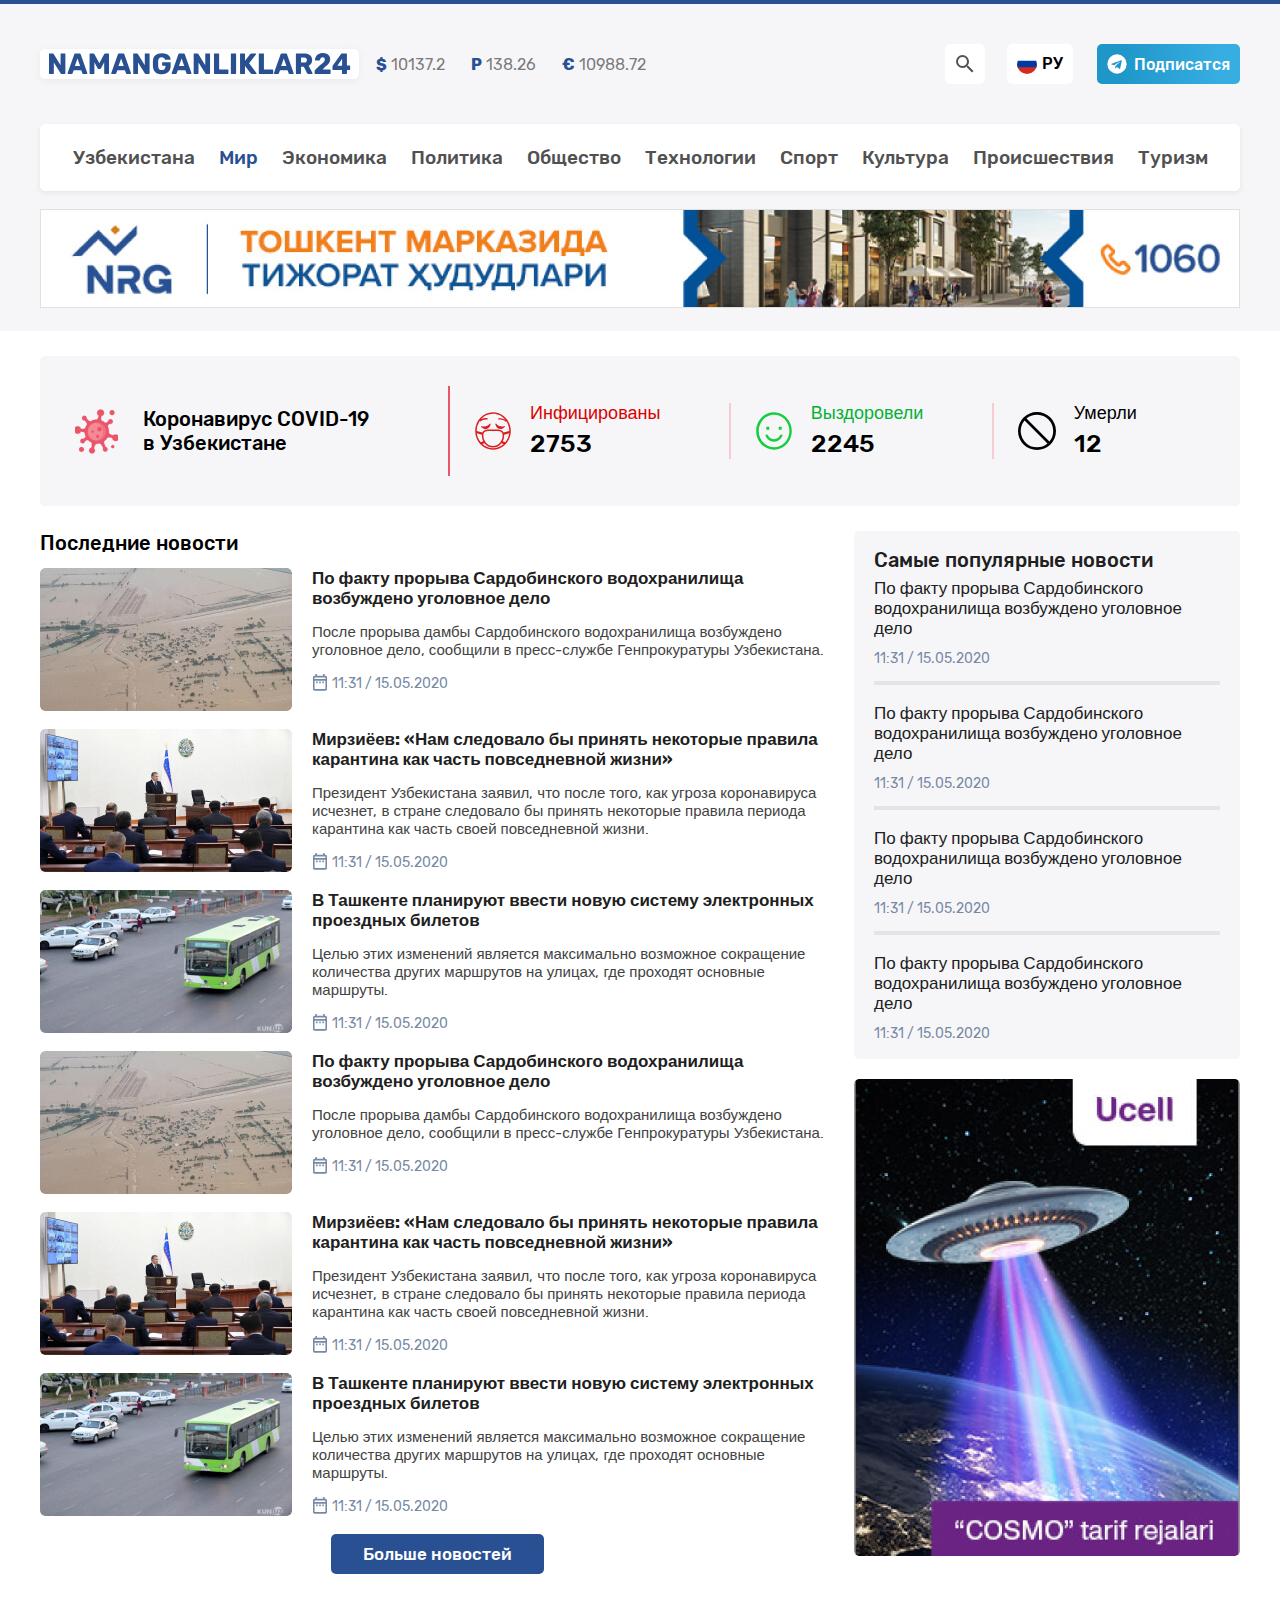
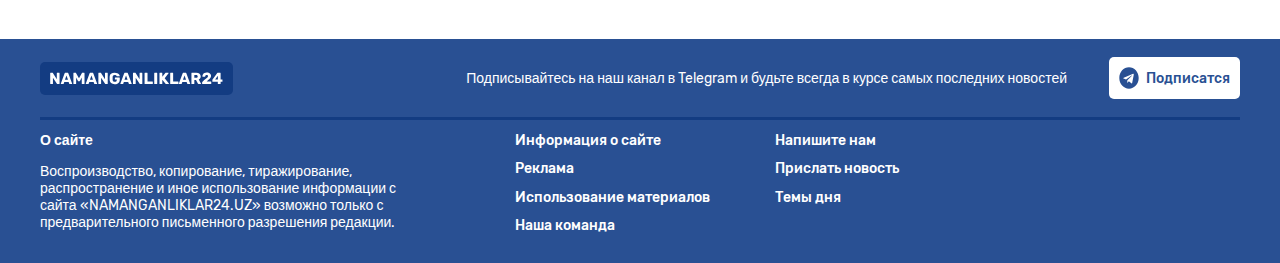
<file: list.html>
<!DOCTYPE html>
<html class="page" lang="ru">
<head>
  <meta charset="UTF-8">
  <meta name="viewport" content="width=device-width, initial-scale=1.0">
  <title>Namanganliklar24 - новости</title>
  <link rel="stylesheet" href="css/normalize.css">
  <link rel="stylesheet" href="css/styles.css">
</head>
<body class="page__body">

  <!-- SITE-HEADER -->
  <header class="site-header">
    <div class="container">
      <!-- Site-header top -->
      <div class="site-header__top">
        <a class="site-header__logo logo" href="index.html">
          <img class="logo__img" src="img/logo.svg" alt="Лого сайта Namanganliklar24" width="303" height="33">
        </a>
      
        <ul class="site-header__exchange-rates exchange-rates">
          <li class="exchange-rates__item">
            <b class="exchange-rates__icon">&dollar;</b> 
            <span class="exchange-rates__value">10137.2</span>
          </li>
          <li class="exchange-rates__item">
            <b class="exchange-rates__icon">P</b> 
            <span class="exchange-rates__value">138.26</span>
          </li>
          <li class="exchange-rates__item">
            <b class="exchange-rates__icon">&euro;</b> 
            <span class="exchange-rates__value">10988.72</span>
          </li>
        </ul>
      
        <div class="site-header__actions">
          <button class="site-header__search-button search-button" type="button">
            <span class="search-button__wrapper">
              <img class="search-button__img" src="img/icon-magnify.svg" alt="Иконка лупы" width="24" height="24">
            </span>
          </button>
          <button class="site-header__language-toggler language-toggler" type="button">
            <span class="language-toggler__wrapper">
              <img class="language-toggler__img" src="img/icon-russia-flag.svg" alt="Иконка флага России" width="20" height="20">
              <span class="language-toggler__text">РУ</span>
            </span>
          </button>
          <a class="site-header__telegram-sub telegram-sub telegram-sub--dark" href="https://tme.to/manutdone" target="_blank">
            <img class="telegram-sub__img" src="img/icon-telegram.svg" alt="Лого мессенжера Телеграм" width="20" height="20">
            <span class="telegram-sub__text">Подписатся</span>
          </a>
        </div><!-- site-header__actions -->

        <button class="site-header__toggler" type="button">Меню</button>
      </div><!-- site-header__top -->

      <!-- SITENAV -->
      <nav class="sitenav">
        <ul class="sitenav__list">
          <li class="sitenav__item">
            <a class="sitenav__link" href="list.html">Узбекистана</a>
          </li>
          <li class="sitenav__item sitenav__item--active">
            <a class="sitenav__link" href="list.html">Мир</a>
          </li>
          <li class="sitenav__item">
            <a class="sitenav__link" href="list.html">Экономика</a>
          </li>
          <li class="sitenav__item">
            <a class="sitenav__link" href="list.html">Политика</a>
          </li>
          <li class="sitenav__item">
            <a class="sitenav__link" href="list.html">Общество</a>
          </li>
          <li class="sitenav__item">
            <a class="sitenav__link" href="list.html">Технологии</a>
          </li>
          <li class="sitenav__item">
            <a class="sitenav__link" href="list.html">Спорт</a>
          </li>
          <li class="sitenav__item">
            <a class="sitenav__link" href="list.html">Культура</a>
          </li>
          <li class="sitenav__item">
            <a class="sitenav__link" href="list.html">Происшествия</a>
          </li>
          <li class="sitenav__item">
            <a class="sitenav__link" href="list.html">Туризм</a>
          </li>
        </ul>
      </nav>

      <!-- Top banner -->
      <aside class="top-banner">
        <a class="top-banner__link" href="#" target="_blank">
          <img class="top-banner__img" src="img/nrg-banner.jpg" srcset="img/nrg-banner.jpg 1x, img/nrg-banner@2x.jpg 2x" alt="NRG company banner" width="1200" height="99">
        </a>
      </aside>

    </div><!-- container -->
  </header>


  <!-- MAIN-CONTENT -->
  <main class="main-content">
    <div class="container">
      
      <!-- COVID-INFO -->
      <section class="covid-info">
        <h2 class="covid-info__heading">Коронавирус COVID-19 в Узбекистане</h2>
        <ul class="covid-info__stats-list">
          <li class="covid-info__stat covid-info__stat--infected">
            <div>
              <h3 class="covid-info__stat-title covid-info__stat-title--red">Инфицированы</h3>
              <b class="covid-info__stat-value">2753</b>
            </div>
          </li>
          <li class="covid-info__stat covid-info__stat--recovered">
            <div>
              <h3 class="covid-info__stat-title covid-info__stat-title--green">Выздоровели</h3>
              <b class="covid-info__stat-value">2245</b>
            </div>
          </li>
          <li class="covid-info__stat covid-info__stat--dead">
            <div>
              <h3 class="covid-info__stat-title">Умерли</h3>
              <b class="covid-info__stat-value">12</b>
            </div>
          </li>
        </ul>
      </section>


      <!-- LATEST-POPULAR-NEWS -->
      <div class="latest-popular-news">
        <!-- NEWS-LIST -->
        <section class="news-list">
          <h2 class="news-list__heading">Последние новости</h2>
          <ul class="news-list__list">
            <li class="news-list__item">
              <div class="news-list__img-wrapper">
                <img class="news-list__img" src="img/sardoba-list.jpg" srcset="img/sardoba-list.jpg 1x, img/sardoba-list@2x.jpg 2x" alt="По факту прорыва Сардобинского водохранилища возбуждено уголовное дело" width="252" height="143">
              </div>
              <div class="news-list__body">
                <h3 class="news-list__title">
                  <a class="news-list__link" href="article.html">По факту прорыва Сардобинского водохранилища возбуждено уголовное дело</a>
                </h3>
                <p class="news-list__text">После прорыва дамбы Сардобинского водохранилища возбуждено уголовное дело, сообщили в пресс-службе Генпрокуратуры Узбекистана.</p>
                <div class="news-list__date-wrapper">
                  <img class="news-list__date-icon" src="img/icon-date.svg" alt="Иконка календаря" width="18" height="20">
                  <time class="news-list__date" datetime="2020-05-15 11:31">11:31 / 15.05.2020</time>
                </div>
              </div>
            </li>
            <li class="news-list__item">
              <div class="news-list__img-wrapper">
                <img class="news-list__img" src="img/karantin-rules.jpg" srcset="img/karantin-rules.jpg 1x, img/karantin-rules@2x.jpg 2x" alt="Мирзиёев: «Нам следовало бы принять некоторые правила карантина как часть повседневной жизни»" width="252" height="143">
              </div>
              <div class="news-list__body">
                <h3 class="news-list__title">
                  <a class="news-list__link" href="article.html">Мирзиёев: «Нам следовало бы принять некоторые правила карантина как часть повседневной жизни»</a>
                </h3>
                <p class="news-list__text">Президент Узбекистана заявил, что после того, как угроза коронавируса исчезнет, в стране следовало бы принять некоторые правила периода карантина как часть своей повседневной жизни.</p>
                <div class="news-list__date-wrapper">
                  <img class="news-list__date-icon" src="img/icon-date.svg" alt="Иконка календаря" width="18" height="20">
                  <time class="news-list__date" datetime="2020-05-15 11:31">11:31 / 15.05.2020</time>
                </div>
              </div>
            </li>
            <li class="news-list__item">
              <div class="news-list__img-wrapper">
                <img class="news-list__img" src="img/e-ticket.jpg" srcset="img/e-ticket.jpg 1x, img/e-ticket@2x.jpg 2x" alt="В Ташкенте планируют ввести новую систему электронных проездных билетов" width="252" height="143">
              </div>
              <div class="news-list__body">
                <h3 class="news-list__title">
                  <a class="news-list__link" href="article.html">В Ташкенте планируют ввести новую систему электронных проездных билетов</a>
                </h3>
                <p class="news-list__text">Целью этих изменений является максимально возможное сокращение количества других маршрутов на улицах, где проходят основные маршруты.</p>
                <div class="news-list__date-wrapper">
                  <img class="news-list__date-icon" src="img/icon-date.svg" alt="Иконка календаря" width="18" height="20">
                  <time class="news-list__date" datetime="2020-05-15 11:31">11:31 / 15.05.2020</time>
                </div>
              </div>
            </li>
            <li class="news-list__item">
              <div class="news-list__img-wrapper">
                <img class="news-list__img" src="img/sardoba-list.jpg" srcset="img/sardoba-list.jpg 1x, img/sardoba-list@2x.jpg 2x" alt="По факту прорыва Сардобинского водохранилища возбуждено уголовное дело" width="252" height="143">
              </div>
              <div class="news-list__body">
                <h3 class="news-list__title">
                  <a class="news-list__link" href="article.html">По факту прорыва Сардобинского водохранилища возбуждено уголовное дело</a>
                </h3>
                <p class="news-list__text">После прорыва дамбы Сардобинского водохранилища возбуждено уголовное дело, сообщили в пресс-службе Генпрокуратуры Узбекистана.</p>
                <div class="news-list__date-wrapper">
                  <img class="news-list__date-icon" src="img/icon-date.svg" alt="Иконка календаря" width="18" height="20">
                  <time class="news-list__date" datetime="2020-05-15 11:31">11:31 / 15.05.2020</time>
                </div>
              </div>
            </li>
            <li class="news-list__item">
              <div class="news-list__img-wrapper">
                <img class="news-list__img" src="img/karantin-rules.jpg" srcset="img/karantin-rules.jpg 1x, img/karantin-rules@2x.jpg 2x" alt="Мирзиёев: «Нам следовало бы принять некоторые правила карантина как часть повседневной жизни»" width="252" height="143">
              </div>
              <div class="news-list__body">
                <h3 class="news-list__title">
                  <a class="news-list__link" href="article.html">Мирзиёев: «Нам следовало бы принять некоторые правила карантина как часть повседневной жизни»</a>
                </h3>
                <p class="news-list__text">Президент Узбекистана заявил, что после того, как угроза коронавируса исчезнет, в стране следовало бы принять некоторые правила периода карантина как часть своей повседневной жизни.</p>
                <div class="news-list__date-wrapper">
                  <img class="news-list__date-icon" src="img/icon-date.svg" alt="Иконка календаря" width="18" height="20">
                  <time class="news-list__date" datetime="2020-05-15 11:31">11:31 / 15.05.2020</time>
                </div>
              </div>
            </li>
            <li class="news-list__item">
              <div class="news-list__img-wrapper">
                <img class="news-list__img" src="img/e-ticket.jpg" srcset="img/e-ticket.jpg 1x, img/e-ticket@2x.jpg 2x" alt="В Ташкенте планируют ввести новую систему электронных проездных билетов" width="252" height="143">
              </div>
              <div class="news-list__body">
                <h3 class="news-list__title">
                  <a class="news-list__link" href="article.html">В Ташкенте планируют ввести новую систему электронных проездных билетов</a>
                </h3>
                <p class="news-list__text">Целью этих изменений является максимально возможное сокращение количества других маршрутов на улицах, где проходят основные маршруты.</p>
                <div class="news-list__date-wrapper">
                  <img class="news-list__date-icon" src="img/icon-date.svg" alt="Иконка календаря" width="18" height="20">
                  <time class="news-list__date" datetime="2020-05-15 11:31">11:31 / 15.05.2020</time>
                </div>
              </div>
            </li>
          </ul>
          <div class="news-list__more-wrapper">
            <button class="button" type="button">Больше новостей</button>
          </div>
        </section>

        <div class="popular-news-banner">
          <!-- POPULAR-NEWS -->
          <section class="popular-news">
            <h2 class="popular-news__heading">Cамые популярные новости</h2>
            <ul class="popular-news__list">
              <li class="popular-news__item">
                <h3 class="popular-news__title">
                  <a class="popular-news__link" href="article.html">По факту прорыва Сардобинского водохранилища 
                    возбуждено уголовное дело</a>
                </h3>
                <time class="popular-news__date" datetime="2020-05-15 11:31">11:31 / 15.05.2020</time>
              </li>
              <li class="popular-news__item">
                <h3 class="popular-news__title">
                  <a class="popular-news__link" href="article.html">По факту прорыва Сардобинского водохранилища 
                    возбуждено уголовное дело</a>
                </h3>
                <time class="popular-news__date" datetime="2020-05-15 11:31">11:31 / 15.05.2020</time>
              </li>
              <li class="popular-news__item">
                <h3 class="popular-news__title">
                  <a class="popular-news__link" href="article.html">По факту прорыва Сардобинского водохранилища 
                    возбуждено уголовное дело</a>
                </h3>
                <time class="popular-news__date" datetime="2020-05-15 11:31">11:31 / 15.05.2020</time>
              </li>
              <li class="popular-news__item">
                <h3 class="popular-news__title">
                  <a class="popular-news__link" href="article.html">По факту прорыва Сардобинского водохранилища 
                    возбуждено уголовное дело</a>
                </h3>
                <time class="popular-news__date" datetime="2020-05-15 11:31">11:31 / 15.05.2020</time>
              </li>
            </ul>
          </section>

          <!-- SIDEBAR BANNER -->
          <aside class="sidebar-banner">
            <a class="sidebar-banner__link" href="https://tme.to/manutdone" target="_blank">
              <img class="sidebar-banner__img" src="img/ucell-banner.jpg" srcset="img/ucell-banner.jpg 1x, img/ucell-banner@2x.jpg 2x" alt="UCell banner">
            </a>
          </aside>
        </div>
      </div><!-- latest-popular-news -->
    </div>
  </main>


  <!-- SITE-FOOTER -->
  <footer class="site-footer">
    <div class="container">
      <div class="site-footer__top">
        <a class="site-footer__logo" href="#">
          <img class="site-footer_logo-img" src="img/logo-white.svg" alt="Namanganliklar24 logo white" width="173" height="21">
        </a>
        <p class="site-footer__sub-text">Подписывайтесь на наш канал в Telegram и будьте всегда в курсе самых последних новостей</p>
        <a class="site-footer__telegram-sub telegram-sub telegram-sub--white" href="https://tme.to/manutdone" target="_blank">
          <img class="telegram-sub__img" src="img/icon-telegram-blue.svg" alt="Лого мессенжера Телеграм" width="20" height="22">
          <span class="telegram-sub__text">Подписатся</span>
        </a>
      </div>

      <hr class="site-footer__divider">

      <div class="site-footer__bottom">
        <section class="site-footer__about">
          <h2 class="site-footer__heading">О сайте</h2>
          <p class="site-footer__text">Воспроизводство, копирование, тиражирование, распространение и иное использование информации с сайта «NAMANGANLIKLAR24.UZ» возможно только с предварительного письменного разрешения редакции.</p>
        </section>

        <ul class="site-footer__nav">
          <li class="site-footer__nav-item">
            <a class="site-footer__nav-link" href="#">Информация о сайте</a>
          </li>
          <li class="site-footer__nav-item">
            <a class="site-footer__nav-link" href="#">Напишите нам</a>
          </li>
          <li class="site-footer__nav-item">
            <a class="site-footer__nav-link" href="#">Реклама</a>
          </li>
          <li class="site-footer__nav-item">
            <a class="site-footer__nav-link" href="#">Прислать новость</a>
          </li>
          <li class="site-footer__nav-item">
            <a class="site-footer__nav-link" href="#">Использование материалов</a>
          </li>
          <li class="site-footer__nav-item">
            <a class="site-footer__nav-link" href="#">Темы дня</a>
          </li>
          <li class="site-footer__nav-item">
            <a class="site-footer__nav-link" href="#">Наша команда</a>
          </li>
        </ul>
      </div>
    </div>
  </footer>

  <script src="js/main.js"></script>
</body>
</html>
</file>
<file: css/styles.css>
/* Table of contents */
/* 1. FONTS */
/* 2. GENERAL STYLES */
/* 3. CONTAINER */
/* 4. SITE-HEADER */
/* 5. LOGO */
/* 6. EXCHANGE-RATES */
/* 7. SEARCH-BUTTON */
/* 8. LANGUAGE-TOGGLER */
/* 9. TELEGRAM-SUB */
/* 10. SITENAV */
/* 10. TOP-BANNER */
/* SITE-FOOTER */
/* MEDIA QUERIES */
/* KEYFRAMES */

/* FONTS */
@font-face {
  font-family: "Rubik";
  font-style: normal;
  font-weight: 400;
  ​font-display: swap;
  src: url("../webfonts/rubik-v9-latin-regular.woff2") format("woff2"),
    url("../webfonts/rubik-v9-latin-regular.woff") format("woff"); 
}
@font-face {
  font-family: "Rubik";
  font-style: normal;
  font-weight: 500;
  ​font-display: swap;
  src: url("../webfonts/Rubik-Medium.woff2") format("woff2"),
    url("../webfonts/Rubik-Medium.woff") format("woff"); 
}
@font-face {
  font-family: "Rubik";
  font-style: normal;
  font-weight: 700;
  ​font-display: swap;
  src: url("../webfonts/rubik-v9-latin-700.woff2") format("woff2"),
    url("../webfonts/rubik-v9-latin-700.woff") format("woff"); 
}
@font-face {
  font-family: "Roboto";
  font-style: normal;
  font-weight: 400;
  ​font-display: swap;
  src: url("../webfonts/roboto-v20-latin-regular.woff2") format("woff2"),
  url("../webfonts/roboto-v20-latin-regular.woff") format("woff"); 
}
@font-face {
  font-family: "Roboto";
  font-style: italic;
  font-weight: 400;
  ​font-display: swap;
  src: url("../webfonts/roboto-v20-latin-italic.woff2") format("woff2"),
  url("../webfonts/roboto-v20-latin-italic.woff") format("woff"); 
}
@font-face {
  font-family: "Roboto";
  font-style: italic;
  font-weight: 500;
  ​font-display: swap;
  src: url("../webfonts/roboto-v20-latin-500italic.woff2") format("woff2"),
  url("../webfonts/roboto-v20-latin-500italic.woff") format("woff"); 
}
@font-face {
  font-family: "Roboto";
  font-style: normal;
  font-weight: 500;
  ​font-display: swap;
  src: url("../webfonts/roboto-v20-latin-500.woff2") format("woff2"),
  url("../webfonts/roboto-v20-latin-500.woff") format("woff"); 
}
/* GENERAL STYLES */
html {
  box-sizing: border-box;
  height: 100%;
}
*,
*::before,
*::after {
  box-sizing: inherit;
}
body {
  display: flex;
  flex-direction: column;
  height: 100%;
  font-family: "Rubik", "Arial", sans-serif;
  font-size: 15px;
  line-height: 18px;
  color: #434343;
}
*:focus {
  outline: 0;
  box-shadow: 0 0 0 4px rgba(41, 80, 147, 0.4);
}
img {
  max-width: 100%;
  height: auto;
}
.visually-hidden {
  position: absolute;
  width: 1px;
  height: 1px;
  margin: -1px;
  border: 0;
  padding: 0;
  clip: rect(0 0 0 0);
  overflow: hidden;
}
/* CONTAINER */
.container {
  max-width: 1240px;
  padding: 0 20px;
  margin: 0 auto;
}
/* SITE-HEADER */
.site-header {
  padding-top: 40px;
  padding-bottom: 23px;
  border-top: 4px solid #295093;
  background-color: #F6F6F9;
}
.site-header__top {
  display: flex;
  flex-wrap: wrap;
  align-items: center;
  margin-bottom: 40px;
  font-size: 16px;
  line-height: 19px;
}
.site-header__logo {
  margin-right: 17px;
}
.site-header__exchange-rates {
  margin-right: 17px;
}
.site-header__actions {
  display: flex;
  flex-wrap: wrap;
  margin-left: auto;
}
.site-header__search-button {
  margin-right: 22px;
}
.site-header__language-toggler {
  margin-right: 24px;
}
.site-header__toggler {
  display: none;
}
/* LOGO */
.logo {
  display: flex;
  padding: 4px 8px;
  border-radius: 5px;
  background-color: #fff;
  box-shadow: 0px 2px 6px rgba(202, 202, 202, 0.25);
  transition: transform 0.3s ease;
}
.logo:hover {
  transform: scale(1.025);
}
.logo:focus {
  box-shadow: 0 0 0 4px rgba(41, 80, 147, 0.4);
}
/* EXCHANGE-RATES */
.exchange-rates {
  display: flex;
  flex-wrap: wrap;
  align-items: center;
  padding: 0;
  margin: 0;
  list-style-type: none;
  color: #7A7A7A;
}
.exchange-rates__item:not(:last-child) {
  margin-right: 26px;
}
.exchange-rates__icon {
  color: #285193;
}
/* SEARCH-BUTTON */
.search-button {
  padding: 0;
  border: none;
  border-radius: 5px;
  background-color: #fff;
  cursor: pointer;
  transition: box-shadow 0.3s ease;
}
.search-button__wrapper {
  padding: 8px;
  display: flex;
  justify-content: center;
  align-items: center;
}
/* LANGUAGE-TOGGLER */
.language-toggler {
  padding: 10px;
  border: none;
  border-radius: 5px;
  background-color: #fff;
  transition: box-shadow 0.3s ease;
  cursor: pointer;
}
.language-toggler__wrapper {
  display: flex;
  align-items: center;
  font-weight: 500;
}
.language-toggler__img {
  width: 20px;
  height: 20px;
  margin-right: 5px;
  border-radius: 50%;
}
.search-button:hover,
.language-toggler:hover {
  box-shadow: 0 5px 8px rgba(0, 0, 0, 0.1);
}
/* TELEGRAM-SUB */
.telegram-sub {
  display: flex;
  align-items: center;
  padding: 10px;
  border-radius: 5px;
  text-decoration: none;
  transition: box-shadow 0.3s ease;
}
.telegram-sub--dark {
  color: #fff;
  background-color: #1E96C8;
  background-image: linear-gradient(90deg, #1E96C8 15.07%, #37AEE2 85.96%);
}
.telegram-sub:hover {
  box-shadow: 0 5px 8px rgba(0, 0, 0, 0.1);
}
.telegram-sub--dark:hover {
  background-color: #37AEE2;
  background-image: linear-gradient(90deg, #37AEE2 15.07%, #1E96C8 85.96%);
}
.telegram-sub--white {
  background-color: #fff;
  color: #295093;
}
.telegram-sub__img {
  margin-right: 7px;
}
.telegram-sub__text {
  font-weight: 500;
}
/* SITENAV */
.sitenav {
  margin-bottom: 18px;
  border-radius: 5px;
  font-size: 19px;
  line-height: 23px;
  font-weight: 500;
  background-color: #fff;
  box-shadow: 0px 2px 5px rgba(159, 159, 159, 0.19);
}
.sitenav__list {
  display: flex;
  flex-wrap: wrap;
  justify-content: center;
  align-items: center;
  padding: 17px 12px;
  margin: 0;
  list-style-type: none;
}
.sitenav__item {
  margin: 5px 12px;
}
.sitenav__link {
  display: block;
  color: #515151;
  text-decoration: none;
  transition: color 0.3s ease;
}
.sitenav__link:hover,
.sitenav__item--active .sitenav__link {
  color: #295091;
}
/* TOP-BANNER */
.top-banner__link {
  display: flex;
}
/* MAIN-CONTENT */
.main-content {
  flex-grow: 1;
  padding-top: 25px;
  padding-bottom: 25px;
}
.main-content__page-title {
  margin-top: 0;
  margin-bottom: 12px;
  font-size: 24px;
  line-height: 28px;
  font-weight: 500;
  color: #000;
}
/* COVID-INFO */
.covid-info {
  display: flex;
  align-items: center;
  padding: 30px 35px;
  margin-bottom: 25px;
  border-radius: 5px;
  background-color: #F6F6F9;
  color: #000;
}
.covid-info::before {
  content: "";
  width: 43px;
  height: 45px;
  margin-right: 25px;
  background: url("../img/icon-covid.png") no-repeat center center / contain;
}
.covid-info__heading {
  width: 235px;
  margin-top: 0;
  margin-bottom: 0;
  margin-right: 70px;
  font-size: 20px;
  line-height: 24px;
  font-weight: 500;
}
.covid-info__stats-list {
  flex-grow: 1;
  display: flex;
  flex-wrap: wrap;
  align-items: center;
  padding: 0;
  margin: 0;
  list-style-type: none;
}
.covid-info__stat {
  flex-grow: 1;
  display: flex;
  flex-wrap: wrap;
  align-items: center;
  padding-left: 24px;
  padding-right: 24px;
  border-left: 2px solid #F4CCD1;
}
.covid-info__stat--infected {
  padding-top: 17px;
  padding-bottom: 17px;
  border-left-color: #EB5569;
}
.covid-info__stat::before {
  width: 38px;
  height: 40px;
  margin-right: 18px;
  background: no-repeat center center / contain;
  content: "";
}
.covid-info__stat--infected::before {
  background-image: url("../img/icon-emoji-mask.svg");
}
.covid-info__stat--recovered::before {
  background-image: url("../img/icon-smile.svg");
}
.covid-info__stat--dead::before {
  background-image: url("../img/icon-no.svg");
}
.covid-info__stat-title {
  margin-top: 0;
  margin-bottom: 5px;
  font-size: 18px;
  line-height: 21px;
  font-weight: 400;
}
.covid-info__stat-title--red {
  color: #DB0000;
}
.covid-info__stat-title--green {
  color: #05B135;
}
.covid-info__stat-value {
  font-size: 25px;
  line-height: 30px;
  font-weight: 500;
}
/* NEWS-GRID */
.news-grid {
  margin-bottom: 25px;
}
.news-grid__title {
  margin-top: 0;
  margin-bottom: 15px;
  font-size: 20px;
  line-height: 24px;
  font-weight: 500;
  color: #000;
}
.news-grid__list {
  display: flex;
  flex-wrap: wrap;
  padding: 0;
  margin: 0;
  margin-left: -21px;
  list-style-type: none;
}
.news-grid__item {
  position: relative;
  flex-grow: 1;
  width: 386px;
  margin-bottom: 18px;
  margin-left: 21px;
}
.news-grid__item:hover .news-grid__link {
  color: #295091;
}
.news-grid__img-wrapper {
  position: relative;
  z-index: 1;
  height: 190px;
  overflow: hidden;
  margin-bottom: 11px;
  border-radius: 5px;
}
.news-grid__img-wrapper::before {
  position: absolute;
  z-index: 1;
  top: 0;
  right: 0;
  bottom: 0;
  left: 0;
  background-color: rgba(0, 0, 0, 0.3);
  opacity: 0;
  content: "";
  transition: opacity 0.3s ease;
}
.news-grid__item:hover .news-grid__img-wrapper::before {
  opacity: 1;
}
.news-grid__img {
  width: 100%;
  height: 190px;
  object-fit: cover;
  object-position: center top;
  transition: transform 0.3s ease;
}
.news-grid__item:hover .news-grid__img {
  transform: scale(1.05);
}
.news-grid__heading {
  margin-top: 0;
  margin-bottom: 11px;
  font-size: 17px;
  line-height: 20px;
  font-weight: 500;
}
.news-grid__link {
  display: inline-block;
  color: #202020;
  text-decoration: none;
  transition: color 0.3s ease;
}
.news-grid__link::before {
  position: absolute;
  z-index: 1;
  top: 0;
  right: 0;
  bottom: 0;
  left: 0;
  content: "";
}
.news-grid__date {
  display: block;
  color: #6B6D97;
}
/* NOTIFICATIONS */
.notifications {
  display: flex;
  align-items: center;
  padding: 25px 35px;
  margin-bottom: 38px;
  border-radius: 5px;
  background-color: rgba(239, 186, 84, 0.18);;
}
.notifications::before {
  width: 31px;
  height: 35px;
  background: url("../img/icon-new-notification.svg") no-repeat center center / contain;
  content: "";
}
.notifications__heading {
  margin: 0;
  margin-right: auto;
  margin-left: 17px;
  font-size: 20px;
  line-height: 24px;
  font-weight: 500;
  color: #000;
}
.notifications__button {
  padding: 8px 12px;
  border: none;
  margin-left: 1px;
  border-radius: 5px;
  font-size: 20px;
  line-height: 24px;
  font-weight: 500;
  background-color: #FE5C28;
  background-image: linear-gradient(90deg, #FE5C28 0%, rgba(255, 139, 54, 0.9) 88.43%);
  color: #fff;
  white-space: nowrap;
  cursor: pointer;
  transition: box-shadow 0.3s ease;
}
.notifications__button:hover {
  box-shadow: 0 5px 8px rgba(0, 0, 0, 0.1);
}
.notifications__button:focus {
  box-shadow: 0 0 0 4px rgba(255, 139, 54, 0.5);
}
/* LATEST-POPULAR-NEWS */
.latest-popular-news {
  display: flex;
  flex-wrap: wrap;
  justify-content: space-between;
  align-items: flex-start;
  margin-bottom: 40px;
}
/* NEWS-LIST */
.news-list {
  width: 794px;
}
.news-list__heading {
  margin-top: 0;
  margin-bottom: 13px;
  font-size: 20px;
  line-height: 24px;
  font-weight: 500;
  color: #000;
}
.news-list__list {
  padding: 0;
  margin-top: 0;
  margin-bottom: 18px;
  list-style-type: none;
}
.news-list__item {
  position: relative;
  display: flex;
  flex-wrap: wrap;
  align-items: flex-start;
}

.news-list__item:not(:last-child) {
  margin-bottom: 18px;
}
.news-list__img-wrapper {
  position: relative;
  width: 252px;
  height: 143px;
  border-radius: 5px;
  overflow: hidden;
  margin-right: 20px;
}
.news-list__img-wrapper::before {
  position: absolute;
  z-index: 1;
  top: 0;
  right: 0;
  bottom: 0;
  left: 0;
  background-color: rgba(0, 0, 0, 0.3);
  opacity: 0;
  content: "";
  transition: opacity 0.3s ease;
}
.news-list__item:hover .news-list__img-wrapper::before {
  opacity: 1;
}
.news-list__img {
  display: block;
  object-fit: cover;
  transition: transform 0.3s ease;
}
.news-list__item:hover .news-list__img {
  transform: scale(1.05);
}
.news-list__body {
  width: 522px;
}
.news-list__title {
  margin-top: 0;
  margin-bottom: 8px;
  font-size: 17px;
  line-height: 20px;
}
.news-list__link {
  display: inline-block;
  color: #202020;
  text-decoration: none;
  transition: color 0.3s ease;
}
.news-list__link::before {
  position: absolute;
  z-index: 1;
  top: 0;
  right: 0;
  bottom: 0;
  left: 0;
  content: "";
}
.news-list__item:hover .news-list__link {
  color: #295091;
}
.news-list__text {
  margin-bottom: 14px;
}
.news-list__date-wrapper {
  display: flex;
  align-items: center;
  font-size: 14px;
  line-height: 17px;
  color: #7688A4;
}
.news-list__date-icon {
  width: 18px;
  height: 20px;
  margin-right: 2px;
}
.news-list__more-wrapper {
  text-align: center;
}
.button {
  padding: 10px 32px;
  border: none;
  border-radius: 5px;
  font-size: 17px;
  line-height: 20px;
  font-weight: 500;
  background-color: #295093;
  color: #fff;
  text-align: center;
  cursor: pointer;
  transition: background-color 0.3s ease;
}
.button--block {
  display: block;
  width: 100%;
}
.button:hover {
  background-color: rgba(41, 80, 147, 0.8);
}
.popular-news-banner {
  width: 386px;
}
/* POPULAR-NEWS */
.popular-news {
  padding: 17px 20px;
  margin-bottom: 20px;
  border-radius: 5px;
  background-color: #F6F6F9;
}
.popular-news__heading {
  margin-top: 0;
  margin-bottom: 6px;
  font-size: 20px;
  line-height: 24px;
  font-weight: 500;
  color: #202020;
}
.popular-news__list {
  padding: 0;
  margin: 0;
  list-style-type: none;
}
.popular-news__item:not(:last-child) {
  padding-bottom: 14px;
  border-bottom: 4px solid #E4E4E4;
  margin-bottom: 18px;
}
.popular-news__title {
  margin-top: 0;
  margin-bottom: 11px;
  font-size: 17px;
  line-height: 20px;
  font-weight: normal;
}
.popular-news__link {
  display: inline-block;
  color: #202020;
  text-decoration: none;
}
.popular-news__link:hover {
  color: #295093;
}
.popular-news__date {
  font-size: 14px;
  line-height: 17px;
  color: #7688A4;
}
.sidebar-banner__link {
  display: block;
  border-radius: 5px;
  overflow: hidden;
}
.sidebar-banner__img {
  display: block;
}
/* SITE-APP */
.site-app {
  display: flex;
  align-items: center;
  padding: 65px 20px 65px 245px;
  background: #F6F6F9 url("../img/site-app-bg.png") no-repeat 20px bottom;
}
.site-app__body {
  width: 530px;
  margin-right: auto;
}
.site-app__heading {
  margin-top: 0;
  margin-bottom: 10px;
  font-size: 24px;
  line-height: 28px;
  font-weight: 500;
  color: #295093;
}
.site-app__text {
  font-size: 18px;
  line-height: 21px;
  font-weight: 500;
  color: #333333;
}
.site-app__link {
  display: flex;
  border-radius: 5px;
  margin-left: 20px;
}
/* SITE-FOOTER */
.site-footer {
  padding: 18px 0;
  font-size: 14px;
  line-height: 17px;
  background-color: #295093;
  color: #fff;
}
.site-footer *:focus {
  box-shadow: 0 0 0 4px rgba(255, 255, 255, 0.4);
}
.site-footer__top {
  display: flex;
  align-items: center;
}
.site-footer__logo {
  flex-shrink: 0;
  display: flex;
  padding: 10px;
  margin-right: auto;
  border-radius: 5px;
  background-color: #133C82;
}
.site-footer__sub-text {
  margin: 0;
  margin-right: 17px;
  padding-left: 25px;
  padding-right: 25px;
}
.site-footer__telegram-sub {
  flex-shrink: 0;
}
.site-footer__divider {
  height: 3px;
  border: none;
  margin-top: 18px;
  margin-bottom: 12px;
  background-color: #133C82;
}
.site-footer__bottom {
  display: flex;
  flex-wrap: wrap;
}
.site-footer__about {
  max-width: 365px;
  margin-right: 110px;
}
.site-footer__heading {
  margin-top: 0;
  font-size: 14px;
  line-height: 17px;
}
.site-footer__nav {
  display: flex;
  flex-wrap: wrap;
  max-width: 520px;
  padding: 0;
  margin: 0;
  list-style-type: none;
}
.site-footer__nav-item {
  width: 50%;
  padding-right: 15px;
  margin-bottom: 10px;
}
.site-footer__nav-link {
  display: inline-block;
  font-weight: 500;
  color: #fff;
  text-decoration: none;
}
.site-footer__nav-link:hover {
  text-decoration: underline;
}
/* ARTICLE */
.article {
  width: calc(794 / 1240 * 100%);
  border-bottom: 2px solid #EBEBEB;
}
.article__title {
  margin-top: 0px;
  margin-bottom: 13px;
  font-size: 24px;
  line-height: 28px;
  font-weight: 500;
  color: #000;
}
.article__date-wrapper {
  display: flex;
  align-items: center;
  margin-bottom: 14px;
}
.article__date-icon {
  margin-right: 5px;
}
.article__date {
  display: block;
  color: #6B6D97;
}
.article__img {
  width: 100%;
  margin-bottom: 17px;
}
.article__body {
  margin-bottom: 35px;
  font-family: "Roboto", "Arial", sans-serif;
  font-size: 18px;
  line-height: 21px;
  color: #000;
}
.article__body p:first-child {
  margin-top: 0;
}
.article__tags {
  display: flex;
  flex-wrap: wrap;
  padding: 0;
  margin-top: 0;
  margin-bottom: 20px;
  list-style-type: none;
  font-size: 18px;
  line-height: 21px;
}
.article__tags-item {
  margin-right: 20px;
}
.article__tags-link {
  color: #28508E;
  text-decoration: none;
}
/* FORM-INFO-WRAPPER */
.form-info-wrapper {
  display: flex;
  flex-wrap: wrap;
  justify-content: space-between;
  align-items: flex-start;
}
/* CONTACT-FORM */
.contact-form {
  width: calc(600 / 1240 * 100%);
}
.contact-form__group {
  margin-bottom: 20px;
}
.contact-form__group--small {
  width: 220px;
}
.contact-form__group--captcha {
  position: relative;
  z-index: 1;
}
.contact-form__input,
.contact-form__textarea,
.contact-form__file-input {
  display: block;
  width: 100%;
  padding: 15px;
  border: 2px solid rgba(40, 81, 147, 0.3);
  background-color: rgba(241, 241, 241, 0.3);
  border-radius: 5px;
}
.contact-form__input:focus,
.contact-form__textarea:focus {
  border-color: #285193;
  box-shadow: none;
}
.contact-form__textarea {
  min-height: 307px;
  resize: vertical;
}
.contact-form__captcha-img {
  position: absolute;
  top: 50%;
  right: 0;
  transform: translateX(120%) translateY(-50%)
}
.contact-form__file-input-label {
  display: flex;
  align-items: center;
  color: #888;
}
.contact-form__file-icon {
  margin-left: 11px;
}
.contact-info {
  display: flex;
  flex-direction: column;
  width: calc(510 / 1240 * 100%);
  padding: 20px;
  border: 2px solid #BCC3CD;
  border-radius: 5px;
  background-color: #fff;
  box-shadow: -12px 8px 9px rgba(57, 57, 57, 0.25);
}
.contact-info__logo {
  align-self: flex-end;
  margin-bottom: 20px;
}
.contact-info__group {
  display: flex;
  flex-wrap: wrap;
  justify-content: space-between;
  align-items: center;
  margin-bottom: 20px;
  font-size: 18px;
  line-height: 21px;
  color: #888;
}
.contact-info__group:last-child {
  margin-bottom: 0;
}
.contact-info__heading,
.contact-info__value {
  margin: 0;
}
.contact-info__socials {
  display: flex;
  align-items: center;
  padding: 0;
  margin: 0;
  list-style-type: none;
}
.contact-info__socials-item {
  margin-left: 13px;
}
.contact-info__socials-link {
  display: block;
}
.contact-info__socials-link:hover {
  opacity: 0.8;
}
/* MEDIA QUERIES */
@media (max-width: 1240px) {
  .news-list {
    width: calc(794 / 1240 * 100%);
  }
  .news-list__item {
    align-items: stretch;
  }
  .news-list__img-wrapper {
    display: flex;
    flex-direction: column;
    width: calc(252 / 794 * 100%);
    margin-right: auto;
  }
  .news-list__img {
    display: block;
    height: 100%;
    width: 100%;
  }
  .news-list__body {
    width: calc(522 / 794 * 100%);
  }
  .popular-news-banner {
    width: calc(386 / 1240 * 100%);
  }
  .popular-news__title {
    font-size: 16px;
  }
}
@media (max-width: 1200px) {
  .site-app {
    flex-wrap: wrap;
    padding-top: 40px;
    padding-bottom: 40px;
  }
  .site-app__body {
    width: 100%;
  }
  .site-app__link {
    margin-left: 0;
    margin-right: 20px;
  }
}
@media (max-width: 1150px) {
  .covid-info__heading {
    margin-right: 40px;
  }
  .covid-info__stat {
    padding-left: 15px;
    padding-right: 15px;
  }
  .covid-info__stat--infected {
    padding-top: 0;
    padding-bottom: 0;
  }
}
@media (max-width: 1060px) {
  .covid-info {
    flex-wrap: wrap;
    justify-content: center;
  }
  .covid-info__heading {
    width: auto;
    margin-right: 0;
  }
  .covid-info__stats-list {
    width: 100%;
    margin-top: 20px;
  }
  .covid-info__stat--infected {
    border-left: none;
  }
  .site-footer__about,
  .site-footer__nav {
    max-width: 100%;
    width: 50%;
    padding-right: 30px;
    margin-right: 0;
  }
}
@media (max-width: 1000px) {
  .site-header {
    padding-top: 20px;
  }
  .site-header__top {
    align-items: stretch;
  }
  .site-header__logo {
    margin-right: 0;
  }
  .exchange-rates {
    order: -1;
    width: 100%;
    justify-content: center;
    margin-bottom: 15px;
  }
}
@media (max-width: 920px) {
  .news-list,
  .popular-news-banner {
    width: 100%;
  }
  .news-list {
    margin-bottom: 40px;
  }
  .sidebar-banner__img {
    width: 100%;
    height: auto;
  }
  .article {
    width: 100%;
    margin-bottom: 30px;
  }
}
@media (max-width: 850px) {
  .site-header__top {
    margin-bottom: 20px;
  }
  .exchange-rates {
    font-size: 14px;
    line-height: 17px;
  }
  .sitenav {
    font-size: 16px;
    line-height: 20px;
  }
  .sitenav__item {
    margin-top: 3px;
    margin-bottom: 3px;
  }
  .notifications {
    padding: 20px;
  }
  .notifications::before {
    display: none;
  }
  .notifications__heading {
    margin-left: 0;
  }
  .notifications__heading,
  .notifications__button {
    font-size: 17px;
    line-height: 20px;
  }
  .site-app {
    padding-top: 20px;
    padding-bottom: 20px;
    padding-left: 180px;
    background-size: 150px;
  }
  .site-app__heading {
    font-size: 20px;
    line-height: 24px;
  }
  .site-app__text {
    font-size: 16px;
    line-height: 20px;
  }
  .site-footer__about,
  .site-footer__nav {
    width: 100%;
  }
  .site-footer__about {
    order: 1;
  }
  .site-footer__nav {
    margin-bottom: 20px;
  }
  .contact-form {
    width: 100%;
    margin-bottom: 40px;
  }
  .contact-info {
    width: 100%;
    box-shadow: none;
  }
}
@media (max-width: 750px) {
  .page__body {
    margin-top: 82px;
  }
  .site-header {
    position: fixed;
    top: 0;
    left: 0;
    z-index: 10;
    width: 100%;
    padding: 20px 0;
  }
  .site-header__top {
    margin-bottom: 0;
  }
  .site-header__toggler {
    position: relative;
    z-index: 20;
    display: block;
    padding: 10px;
    border: none;
    border-radius: 5px;
    font-weight: 500;
    background-color: #fff;
    cursor: pointer;
    box-shadow: 0px 2px 6px rgba(202, 202, 202, 0.25);
    transition: box-shadow 0.3s ease;
  }
  .site-header__toggler:focus {
    box-shadow: 0 0 0 4px rgba(41, 80, 147, 0.4);
  }
  .exchange-rates,
  .search-button,
  .language-toggler,
  .site-header__telegram-sub {
    display: none;
  }
  .sitenav {
    display: none;
    position: fixed;
    top: 0;
    right: 0;
    bottom: 0;
    z-index: 15;
    width: 65%;
    margin-bottom: 0;
    border-radius: 0;
    box-shadow: -10px 0 15px rgba(0, 0, 0, 0.1);
    transition: transform 0.3s ease;
    transform: translateX(120%);
    animation: sitenav-slide-out 0.3s ease 1 forwards;
  }
  .sitenav--open {
    display: block;
    animation: sitenav-slide-in 0.3s ease 1 forwards;
  }
  .sitenav__list {
    flex-direction: column;
    align-items: flex-end;
    padding: 20px;
    padding-top: 82px;
  }
  .sitenav__item {
    width: 100%;
    margin: 0 5px;
  }
  .sitenav__item:not(:last-child) {
    border-bottom: 1px solid #515151;
  }
  .sitenav__link {
    padding: 10px 20px;
    text-align: right;
    transition: color 0.3s ease,
      background-color 0.3s ease;
  }
  .sitenav__link:active {
    background-color: #295091;
    color: #fff;
  }
  .top-banner {
    display: none;
  }
  .covid-info {
    padding: 25px;
  }
  .covid-info__stats-list {
    flex-direction: column;
    align-items: stretch;
  }
  .covid-info__stat {
    padding: 15px;
    border-left: none;
  }
  .covid-info__stat:not(:last-child) {
    border-bottom: 2px solid #F4CCD1;
  }
  .site-app {
    padding: 20px;
    background-image: none;
  }
  .site-footer__top {
    flex-wrap: wrap;
    align-items: stretch;
  }
  .site-footer__sub-text {
    order: 1;
    width: 100%;
    padding: 0;
    margin-top: 10px;
    margin-right: 0;
    text-align: right;
  }
}
@media (max-width: 635px) {
  .notifications {
    flex-wrap: wrap;
  }
  .notifications__heading {
    width: 100%;
    margin-bottom: 15px;
    text-align: center;
  }
  .notifications__button {
    width: 100%;
    text-align: center;
  }
}
@media (max-width: 550px) {
  .covid-info::before {
    margin-right: 0;
  }
  .covid-info__heading {
    width: 100%;
    margin-top: 15px;
    text-align: center;
  }
  .news-list__item:not(:last-child) {
    margin-bottom: 30px;
  }
  .news-list__img-wrapper,
  .news-list__body {
    width: 100%;
  }
  .news-list__img-wrapper {
    margin-bottom: 10px;
  }
  .news-list__img {
    height: auto;
  }
  .news-list__text {
    margin-top: 5px;
    margin-bottom: 5px;
  }
}
@media (max-width: 500px) {
  .logo__img {
    width: 220px;
  }
  .sitenav {
    width: 80%;
  }
  .notifications__heading,
  .notifications__button {
    font-size: 15px;
    line-height: 18px;
  }
  .site-footer__top {
    flex-direction: column;
    align-items: center;
  }
  .site-footer__logo {
    align-self: flex-start;
    margin-right: 0;
  }
  .site-footer__sub-text {
    order: 0;
    margin-bottom: 15px;
  }
  .site-footer__telegram-sub {
    align-self: flex-end;
  }
  .site-footer__nav-item {
    width: 100%;
  }
}
@media (max-width: 500px) {
  .site-app {
    justify-content: space-around;
  }
  .site-app__link {
    max-width: 45%;
    margin: 0;
  }
}
/* KEYFRAMES */
@keyframes sitenav-slide-out {
  from {
    transform: translateX(0);
  }
  to {
    transform: translateX(120%);
  }
}
@keyframes sitenav-slide-in {
  from {
    transform: translateX(120%);
  }
  to {
    transform: translateX(0);
  }
}
</file>
